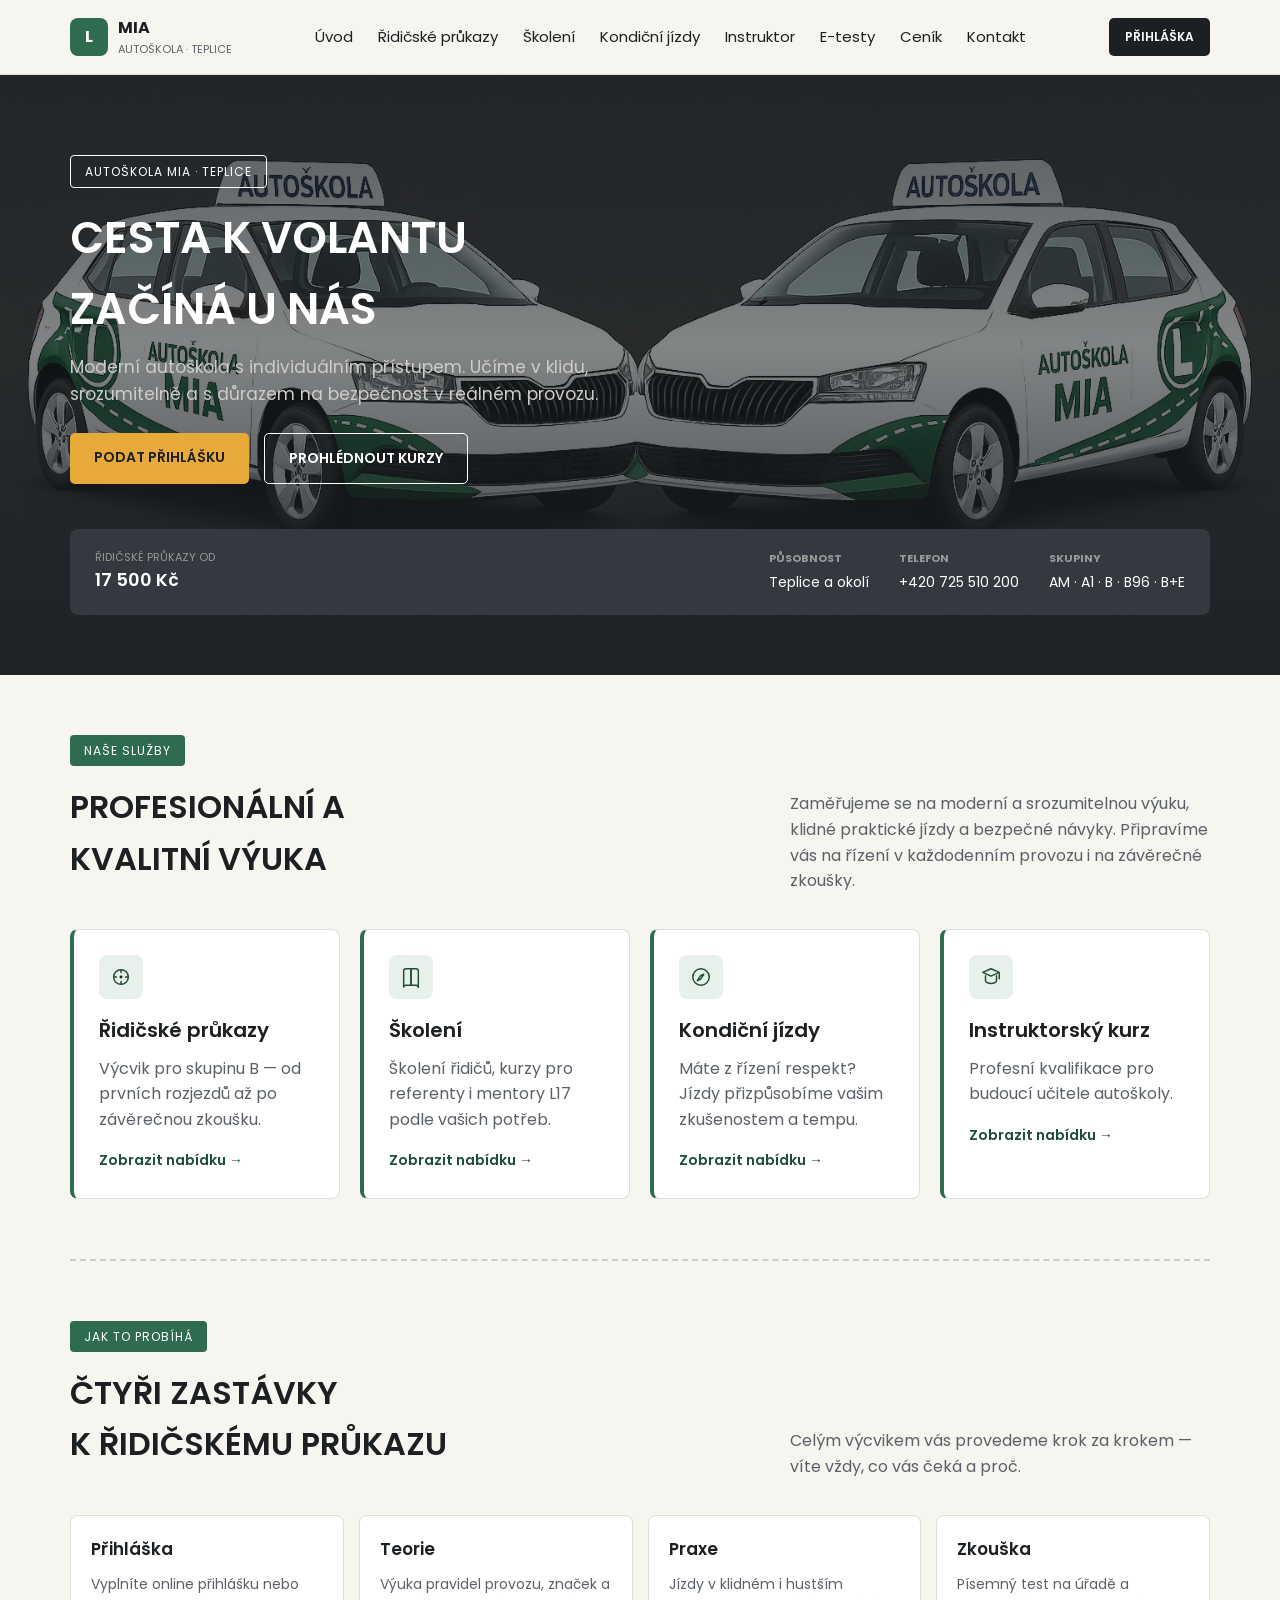
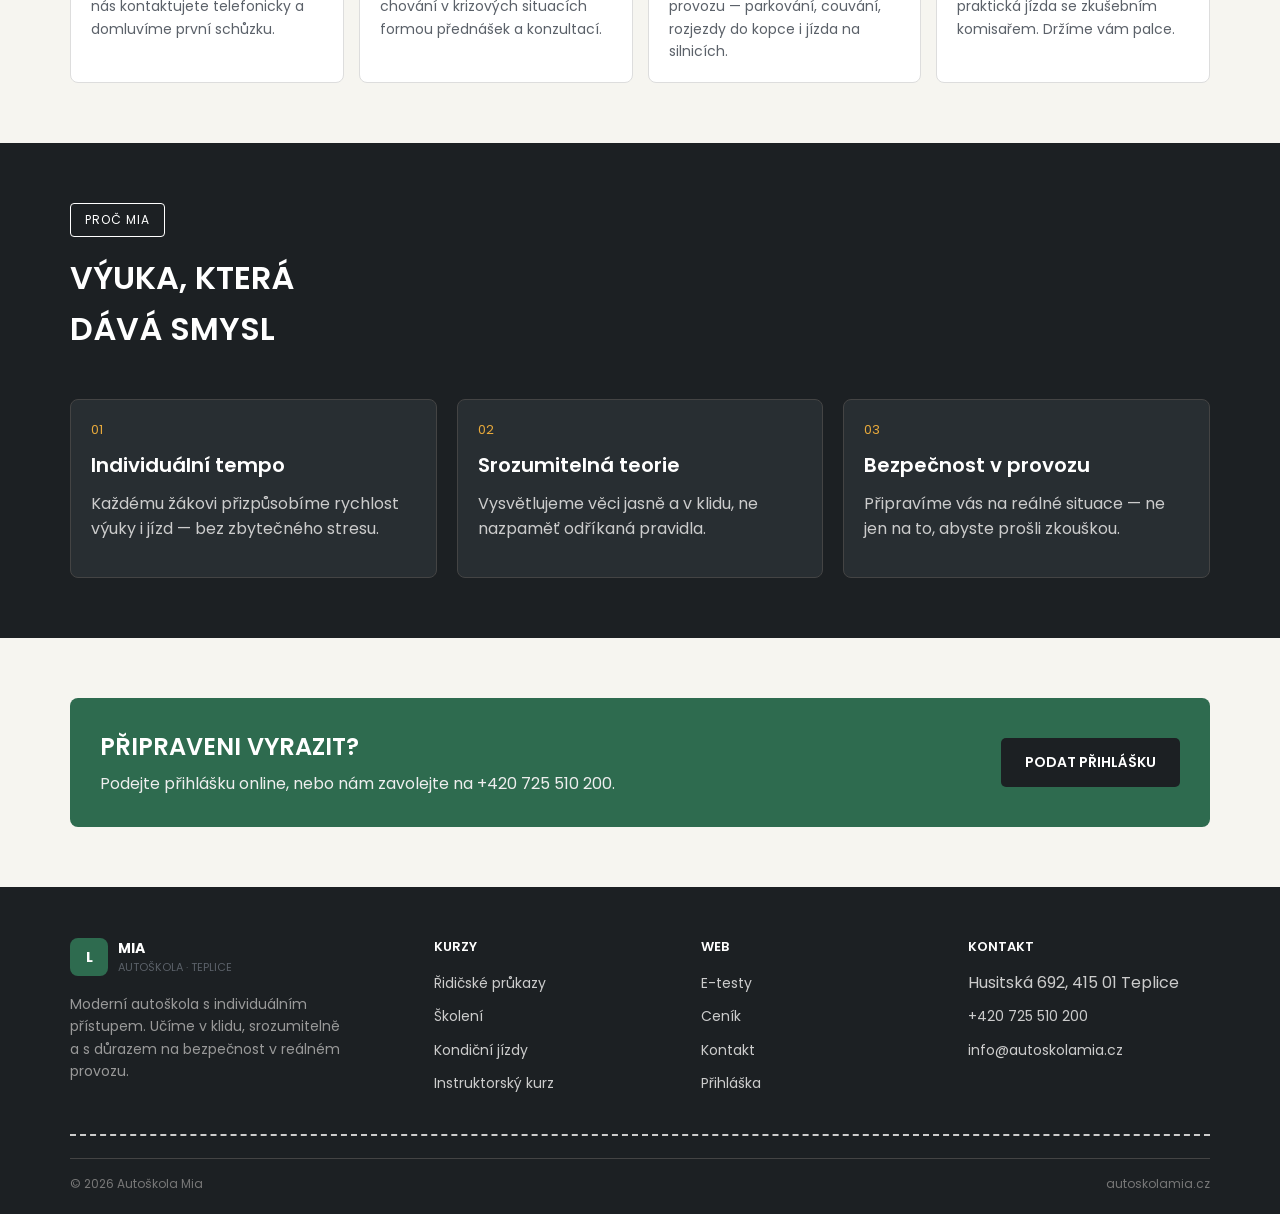
<file: html/index.html>
<!DOCTYPE html>
<html lang="cs">
<head>
<meta charset="UTF-8">
<meta name="viewport" content="width=device-width, initial-scale=1.0">
<title>Autoškola Mia — cesta k volantu začíná u nás</title>
<link rel="stylesheet" href="../css/style.css">
</head>
<body>

<header class="site-header">
  <div class="container">
    <a href="index.html" class="brand">
      <span class="brand__mark">L</span>
      <span class="brand__text">MIA<span>Autoškola · Teplice</span></span>
    </a>
    <nav class="nav">
      <a href="index.html">Úvod</a>
      <a href="ridicak.html">Řidičské průkazy</a>
      <a href="skoleni.html">Školení</a>
      <a href="kondicni-jizdy.html">Kondiční jízdy</a>
      <a href="instruktor.html">Instruktor</a>
      <a href="etesty.html">E-testy</a>
      <a href="cenik.html">Ceník</a>
      <a href="kontakt.html">Kontakt</a>
    </nav>
    <div class="header-actions">
      <a href="prihlaska.html" class="btn btn--dark btn--sm">Přihláška</a>
      <button class="nav-toggle">
        <span></span><span></span><span></span>
      </button>
    </div>
  </div>
</header>

<section class="hero">
  <img src="../images/hero.jpg" alt="Autoškola Mia" class="hero__foto">
  <div class="container">
    <div class="hero__inner">
      <span class="eyebrow eyebrow--dark">Autoškola Mia · Teplice</span>
      <h1>Cesta k volantu<br>začíná u nás</h1>
      <p class="lede">Moderní autoškola s individuálním přístupem. Učíme v klidu, srozumitelně a s důrazem na bezpečnost v reálném provozu.</p>
      <div class="hero__cta">
        <a href="prihlaska.html" class="btn btn--amber">Podat přihlášku</a>
        <a href="ridicak.html" class="btn btn--outline">Prohlédnout kurzy</a>
      </div>
    </div>
    <div class="hero__band">
      <div class="price"><small>Řidičské průkazy od</small>17 500 Kč</div>
      <div class="hero__meta">
        <div><strong>Působnost</strong>Teplice a okolí</div>
        <div><strong>Telefon</strong><a href="tel:+420725510200" style="color:inherit; text-decoration:none;">+420 725 510 200</a></div>
        <div><strong>Skupiny</strong>AM · A1 · B · B96 · B+E</div>
      </div>
    </div>
  </div>
</section>

<section class="section">
  <div class="container">
    <div class="section-head">
      <div>
        <span class="eyebrow">Naše služby</span>
        <h2>Profesionální a<br>kvalitní výuka</h2>
      </div>
      <p>Zaměřujeme se na moderní a srozumitelnou výuku, klidné praktické jízdy a bezpečné návyky. Připravíme vás na řízení v každodenním provozu i na závěrečné zkoušky.</p>
    </div>

    <div class="grid grid--4">
      <div class="card">
        <div class="card__icon">
          <svg viewBox="0 0 24 24" fill="none" stroke-width="1.6" stroke-linecap="round" stroke-linejoin="round"><circle cx="12" cy="12" r="8"/><circle cx="12" cy="12" r="1.6" fill="currentColor" stroke="none"/><path d="M12 4v3M12 17v3M4 12h3M17 12h3"/></svg>
        </div>
        <h3>Řidičské průkazy</h3>
        <p>Výcvik pro skupinu B — od prvních rozjezdů až po závěrečnou zkoušku.</p>
        <a class="card__link" href="ridicak.html">Zobrazit nabídku →</a>
      </div>
      <div class="card">
        <div class="card__icon">
          <svg viewBox="0 0 24 24" fill="none" stroke-width="1.6" stroke-linecap="round" stroke-linejoin="round"><path d="M4 5.5A2.5 2.5 0 0 1 6.5 3H12v18H6.5A2.5 2.5 0 0 0 4 23z"/><path d="M20 5.5A2.5 2.5 0 0 0 17.5 3H12v18h5.5a2.5 2.5 0 0 1 2.5 2.5z"/></svg>
        </div>
        <h3>Školení</h3>
        <p>Školení řidičů, kurzy pro referenty i mentory L17 podle vašich potřeb.</p>
        <a class="card__link" href="skoleni.html">Zobrazit nabídku →</a>
      </div>
      <div class="card">
        <div class="card__icon">
          <svg viewBox="0 0 24 24" fill="none" stroke-width="1.6" stroke-linecap="round" stroke-linejoin="round"><circle cx="12" cy="12" r="9"/><path d="M15 9l-3.5 5.5L8 16l3.5-5.5z"/></svg>
        </div>
        <h3>Kondiční jízdy</h3>
        <p>Máte z řízení respekt? Jízdy přizpůsobíme vašim zkušenostem a tempu.</p>
        <a class="card__link" href="kondicni-jizdy.html">Zobrazit nabídku →</a>
      </div>
      <div class="card">
        <div class="card__icon">
          <svg viewBox="0 0 24 24" fill="none" stroke-width="1.6" stroke-linecap="round" stroke-linejoin="round"><path d="M12 3l9 4-9 4-9-4z"/><path d="M6 10.5V16c0 1.5 2.7 3 6 3s6-1.5 6-3v-5.5"/><path d="M21 8v6"/></svg>
        </div>
        <h3>Instruktorský kurz</h3>
        <p>Profesní kvalifikace pro budoucí učitele autoškoly.</p>
        <a class="card__link" href="instruktor.html">Zobrazit nabídku →</a>
      </div>
    </div>
  </div>
</section>

<div class="container"><div class="lane-divider"></div></div>

<section class="section">
  <div class="container">
    <div class="section-head">
      <div>
        <span class="eyebrow">Jak to probíhá</span>
        <h2>Čtyři zastávky<br>k řidičskému průkazu</h2>
      </div>
      <p>Celým výcvikem vás provedeme krok za krokem — víte vždy, co vás čeká a proč.</p>
    </div>
    <div class="steps">
      <div class="step"><h3>Přihláška</h3><p>Vyplníte online přihlášku nebo nás kontaktujete telefonicky a domluvíme první schůzku.</p></div>
      <div class="step"><h3>Teorie</h3><p>Výuka pravidel provozu, značek a chování v krizových situacích formou přednášek a konzultací.</p></div>
      <div class="step"><h3>Praxe</h3><p>Jízdy v klidném i hustším provozu — parkování, couvání, rozjezdy do kopce i jízda na silnicích.</p></div>
      <div class="step"><h3>Zkouška</h3><p>Písemný test na úřadě a praktická jízda se zkušebním komisařem. Držíme vám palce.</p></div>
    </div>
  </div>
</section>

<section class="section section--dark">
  <div class="container">
    <div class="section-head">
      <div>
        <span class="eyebrow eyebrow--dark">Proč Mia</span>
        <h2>Výuka, která<br>dává smysl</h2>
      </div>
    </div>
    <div class="pillars">
      <div class="pillar">
        <span class="pillar__num">01</span>
        <h3>Individuální tempo</h3>
        <p>Každému žákovi přizpůsobíme rychlost výuky i jízd — bez zbytečného stresu.</p>
      </div>
      <div class="pillar">
        <span class="pillar__num">02</span>
        <h3>Srozumitelná teorie</h3>
        <p>Vysvětlujeme věci jasně a v klidu, ne nazpaměť odříkaná pravidla.</p>
      </div>
      <div class="pillar">
        <span class="pillar__num">03</span>
        <h3>Bezpečnost v provozu</h3>
        <p>Připravíme vás na reálné situace — ne jen na to, abyste prošli zkouškou.</p>
      </div>
    </div>
  </div>
</section>

<section class="section">
  <div class="container">
    <div class="cta-band">
      <div>
        <h2>Připraveni vyrazit?</h2>
        <p>Podejte přihlášku online, nebo nám zavolejte na +420 725 510 200.</p>
      </div>
      <a href="prihlaska.html" class="btn btn--dark">Podat přihlášku</a>
    </div>
  </div>
</section>

<footer class="site-footer">
  <div class="container">
    <div class="footer-grid">
      <div class="footer-brand">
        <a href="index.html" class="brand" style="margin-bottom:1rem; display:inline-flex;">
          <span class="brand__mark">L</span>
          <span class="brand__text" style="color:#fff;">MIA<span>Autoškola · Teplice</span></span>
        </a>
        <p>Moderní autoškola s individuálním přístupem. Učíme v klidu, srozumitelně a s důrazem na bezpečnost v reálném provozu.</p>
      </div>
      <div>
        <h4>Kurzy</h4>
        <ul>
          <li><a href="ridicak.html">Řidičské průkazy</a></li>
          <li><a href="skoleni.html">Školení</a></li>
          <li><a href="kondicni-jizdy.html">Kondiční jízdy</a></li>
          <li><a href="instruktor.html">Instruktorský kurz</a></li>
        </ul>
      </div>
      <div>
        <h4>Web</h4>
        <ul>
          <li><a href="etesty.html">E-testy</a></li>
          <li><a href="cenik.html">Ceník</a></li>
          <li><a href="kontakt.html">Kontakt</a></li>
          <li><a href="prihlaska.html">Přihláška</a></li>
        </ul>
      </div>
      <div>
        <h4>Kontakt</h4>
        <ul>
          <li>Husitská 692, 415 01 Teplice</li>
          <li><a href="tel:+420725510200">+420 725 510 200</a></li>
          <li><a href="mailto:info@autoskolamia.cz">info@autoskolamia.cz</a></li>
        </ul>
      </div>
    </div>
    <div class="lane-divider" style="margin-bottom:1.4rem;"></div>
    <div class="footer-bottom">
      <span>© 2026 Autoškola Mia</span>
      <span>autoskolamia.cz</span>
    </div>
  </div>
</footer>

<script src="../js/script.js"></script>
</body>
</html>
</file>
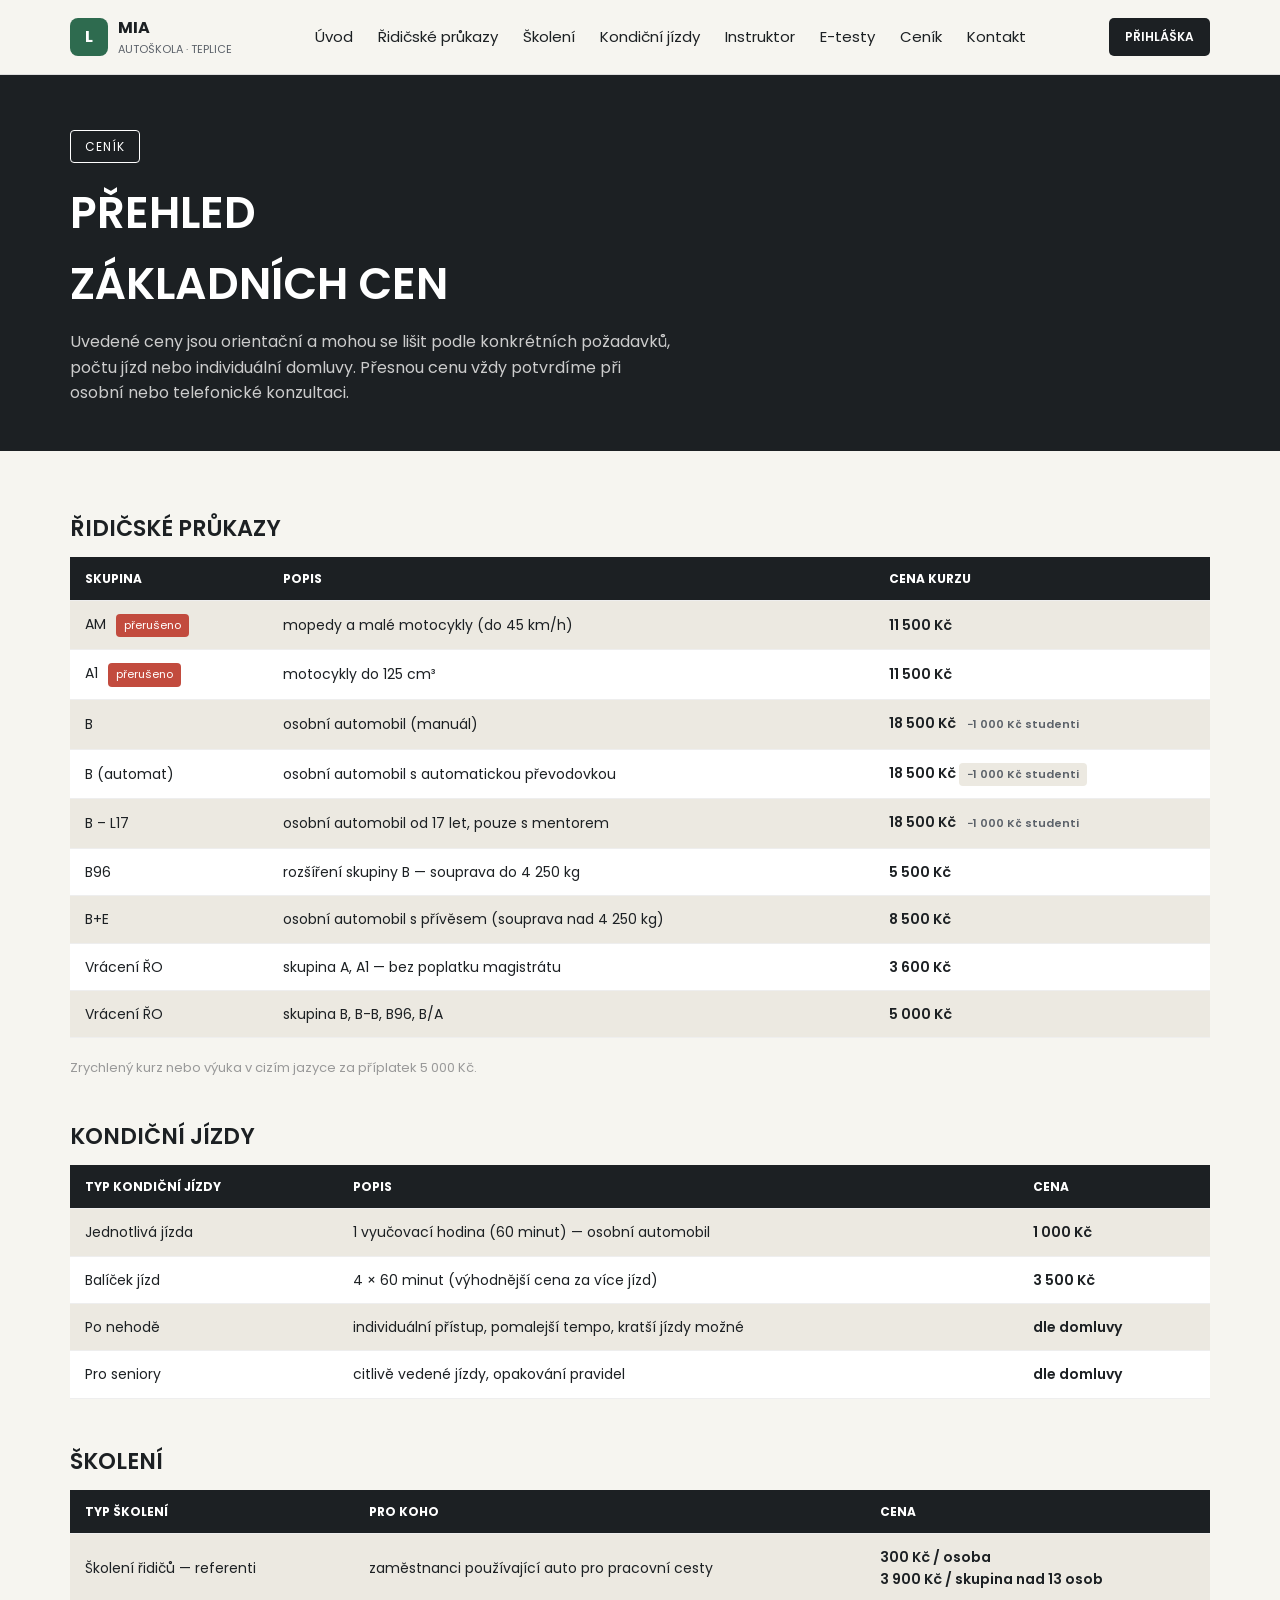
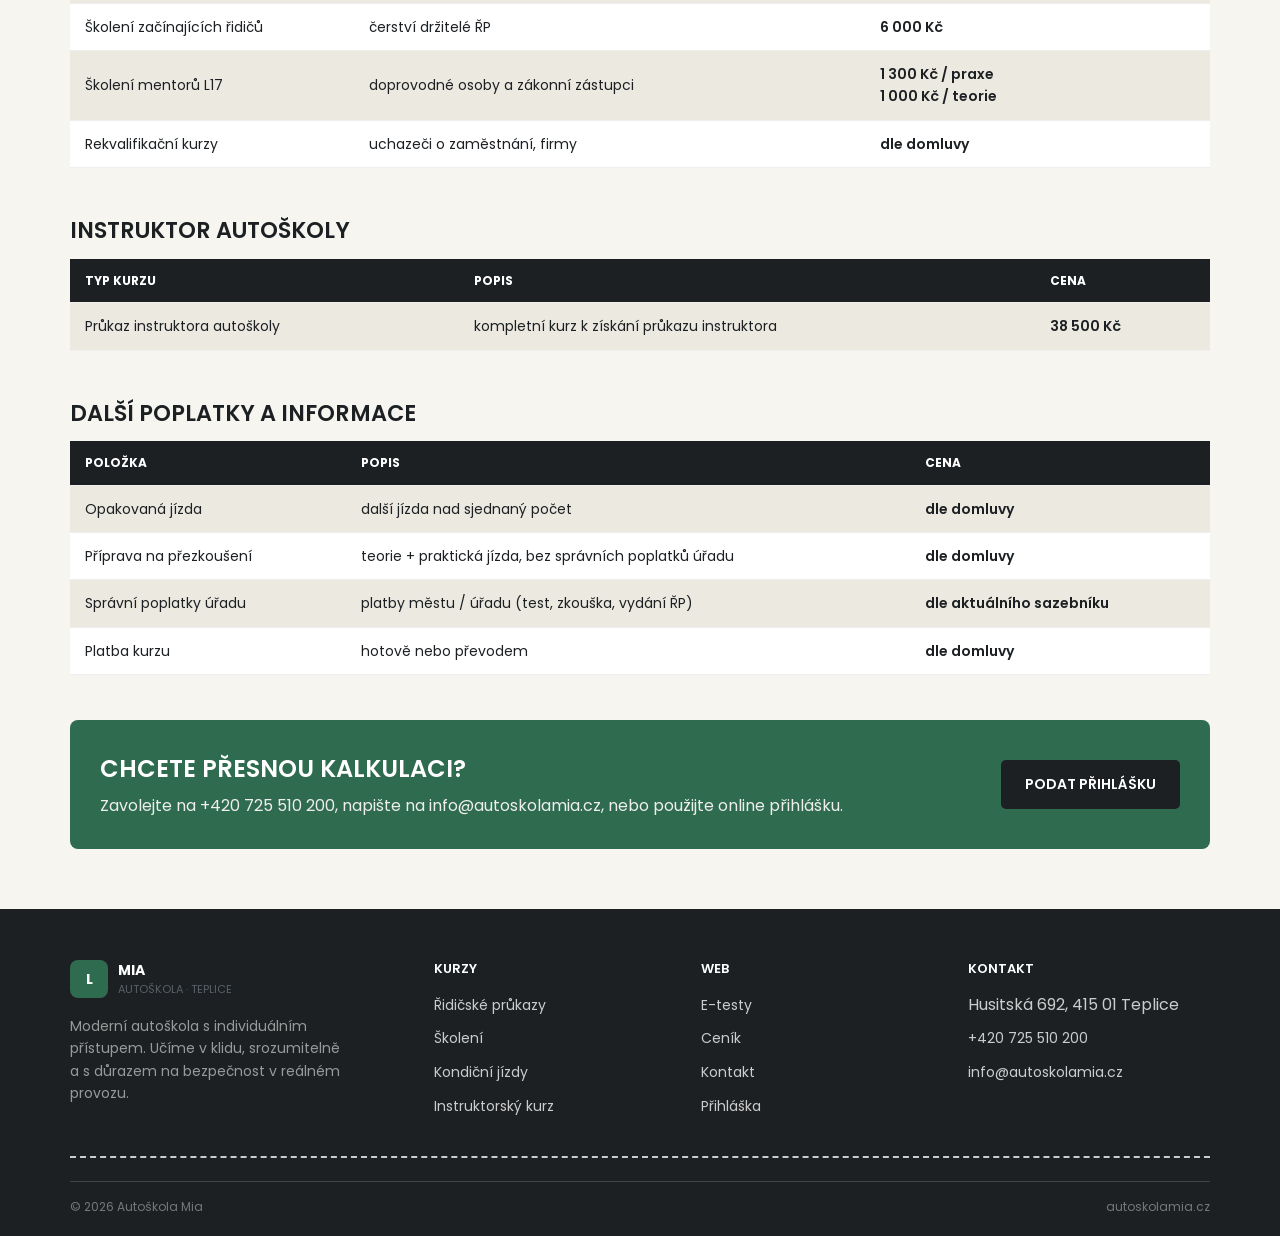
<file: html/cenik.html>
<!DOCTYPE html>
<html lang="cs">
<head>
<meta charset="UTF-8">
<meta name="viewport" content="width=device-width, initial-scale=1.0">
<title>Ceník — Autoškola Mia</title>
<link rel="stylesheet" href="../css/style.css">
</head>
<body>

<header class="site-header">
  <div class="container">
    <a href="index.html" class="brand"><span class="brand__mark">L</span><span class="brand__text">MIA<span>Autoškola · Teplice</span></span></a>
    <nav class="nav">
      <a href="index.html">Úvod</a>
      <a href="ridicak.html">Řidičské průkazy</a>
      <a href="skoleni.html">Školení</a>
      <a href="kondicni-jizdy.html">Kondiční jízdy</a>
      <a href="instruktor.html">Instruktor</a>
      <a href="etesty.html">E-testy</a>
      <a href="cenik.html">Ceník</a>
      <a href="kontakt.html">Kontakt</a>
    </nav>
    <div class="header-actions">
      <a href="prihlaska.html" class="btn btn--dark btn--sm">Přihláška</a>
      <button class="nav-toggle"><span></span><span></span><span></span></button>
    </div>
  </div>
</header>

<section class="page-hero">
  <div class="page-hero__road"></div>
  <div class="container">
    <span class="eyebrow eyebrow--dark">Ceník</span>
    <h1>Přehled<br>základních cen</h1>
    <p>Uvedené ceny jsou orientační a mohou se lišit podle konkrétních požadavků, počtu jízd nebo individuální domluvy. Přesnou cenu vždy potvrdíme při osobní nebo telefonické konzultaci.</p>
  </div>
</section>

<section class="section">
  <div class="container">

    <h2 style="font-size:1.4rem;">Řidičské průkazy</h2>
    <div class="price-table-wrap">
      <table class="price-table">
        <thead><tr><th>Skupina</th><th>Popis</th><th>Cena kurzu</th></tr></thead>
        <tbody>
          <tr><td>AM <span class="tag tag--stop" style="margin-left:.4rem;">přerušeno</span></td><td>mopedy a malé motocykly (do 45 km/h)</td><td>11 500 Kč</td></tr>
          <tr><td>A1 <span class="tag tag--stop" style="margin-left:.4rem;">přerušeno</span></td><td>motocykly do 125 cm³</td><td>11 500 Kč</td></tr>
          <tr><td>B</td><td>osobní automobil (manuál)</td><td>18 500 Kč <span class="tag tag--muted">−1 000 Kč studenti</span></td></tr>
          <tr><td>B (automat)</td><td>osobní automobil s automatickou převodovkou</td><td>18 500 Kč <span class="tag tag--muted">−1 000 Kč studenti</span></td></tr>
          <tr><td>B – L17</td><td>osobní automobil od 17 let, pouze s mentorem</td><td>18 500 Kč <span class="tag tag--muted">−1 000 Kč studenti</span></td></tr>
          <tr><td>B96</td><td>rozšíření skupiny B — souprava do 4 250 kg</td><td>5 500 Kč</td></tr>
          <tr><td>B+E</td><td>osobní automobil s přívěsem (souprava nad 4 250 kg)</td><td>8 500 Kč</td></tr>
          <tr><td>Vrácení ŘO</td><td>skupina A, A1 — bez poplatku magistrátu</td><td>3 600 Kč</td></tr>
          <tr><td>Vrácení ŘO</td><td>skupina B, B-B, B96, B/A</td><td>5 000 Kč</td></tr>
        </tbody>
      </table>
    </div>
    <p class="price-note">Zrychlený kurz nebo výuka v cizím jazyce za příplatek 5 000 Kč.</p>

    <h2 style="font-size:1.4rem;">Kondiční jízdy</h2>
    <div class="price-table-wrap">
      <table class="price-table">
        <thead><tr><th>Typ kondiční jízdy</th><th>Popis</th><th>Cena</th></tr></thead>
        <tbody>
          <tr><td>Jednotlivá jízda</td><td>1 vyučovací hodina (60 minut) — osobní automobil</td><td>1 000 Kč</td></tr>
          <tr><td>Balíček jízd</td><td>4 × 60 minut (výhodnější cena za více jízd)</td><td>3 500 Kč</td></tr>
          <tr><td>Po nehodě</td><td>individuální přístup, pomalejší tempo, kratší jízdy možné</td><td>dle domluvy</td></tr>
          <tr><td>Pro seniory</td><td>citlivě vedené jízdy, opakování pravidel</td><td>dle domluvy</td></tr>
        </tbody>
      </table>
    </div>

    <h2 style="font-size:1.4rem;">Školení</h2>
    <div class="price-table-wrap">
      <table class="price-table">
        <thead><tr><th>Typ školení</th><th>Pro koho</th><th>Cena</th></tr></thead>
        <tbody>
          <tr><td>Školení řidičů — referenti</td><td>zaměstnanci používající auto pro pracovní cesty</td><td>300 Kč / osoba<br>3 900 Kč / skupina nad 13 osob</td></tr>
          <tr><td>Školení začínajících řidičů</td><td>čerství držitelé ŘP</td><td>6 000 Kč</td></tr>
          <tr><td>Školení mentorů L17</td><td>doprovodné osoby a zákonní zástupci</td><td>1 300 Kč / praxe<br>1 000 Kč / teorie</td></tr>
          <tr><td>Rekvalifikační kurzy</td><td>uchazeči o zaměstnání, firmy</td><td>dle domluvy</td></tr>
        </tbody>
      </table>
    </div>

    <h2 style="font-size:1.4rem;">Instruktor autoškoly</h2>
    <div class="price-table-wrap">
      <table class="price-table">
        <thead><tr><th>Typ kurzu</th><th>Popis</th><th>Cena</th></tr></thead>
        <tbody>
          <tr><td>Průkaz instruktora autoškoly</td><td>kompletní kurz k získání průkazu instruktora</td><td>38 500 Kč</td></tr>
        </tbody>
      </table>
    </div>

    <h2 style="font-size:1.4rem;">Další poplatky a informace</h2>
    <div class="price-table-wrap">
      <table class="price-table">
        <thead><tr><th>Položka</th><th>Popis</th><th>Cena</th></tr></thead>
        <tbody>
          <tr><td>Opakovaná jízda</td><td>další jízda nad sjednaný počet</td><td>dle domluvy</td></tr>
          <tr><td>Příprava na přezkoušení</td><td>teorie + praktická jízda, bez správních poplatků úřadu</td><td>dle domluvy</td></tr>
          <tr><td>Správní poplatky úřadu</td><td>platby městu / úřadu (test, zkouška, vydání ŘP)</td><td>dle aktuálního sazebníku</td></tr>
          <tr><td>Platba kurzu</td><td>hotově nebo převodem</td><td>dle domluvy</td></tr>
        </tbody>
      </table>
    </div>

    <div class="cta-band">
      <div>
        <h2>Chcete přesnou kalkulaci?</h2>
        <p>Zavolejte na +420 725 510 200, napište na info@autoskolamia.cz, nebo použijte online přihlášku.</p>
      </div>
      <a href="prihlaska.html" class="btn btn--dark">Podat přihlášku</a>
    </div>
  </div>
</section>

<footer class="site-footer">
  <div class="container">
    <div class="footer-grid">
      <div class="footer-brand">
        <a href="index.html" class="brand" style="margin-bottom:1rem; display:inline-flex;"><span class="brand__mark">L</span><span class="brand__text" style="color:#fff;">MIA<span>Autoškola · Teplice</span></span></a>
        <p>Moderní autoškola s individuálním přístupem. Učíme v klidu, srozumitelně a s důrazem na bezpečnost v reálném provozu.</p>
      </div>
      <div><h4>Kurzy</h4><ul>
        <li><a href="ridicak.html">Řidičské průkazy</a></li>
        <li><a href="skoleni.html">Školení</a></li>
        <li><a href="kondicni-jizdy.html">Kondiční jízdy</a></li>
        <li><a href="instruktor.html">Instruktorský kurz</a></li>
      </ul></div>
      <div><h4>Web</h4><ul>
        <li><a href="etesty.html">E-testy</a></li>
        <li><a href="cenik.html">Ceník</a></li>
        <li><a href="kontakt.html">Kontakt</a></li>
        <li><a href="prihlaska.html">Přihláška</a></li>
      </ul></div>
      <div><h4>Kontakt</h4><ul>
        <li>Husitská 692, 415 01 Teplice</li>
        <li><a href="tel:+420725510200">+420 725 510 200</a></li>
        <li><a href="mailto:info@autoskolamia.cz">info@autoskolamia.cz</a></li>
      </ul></div>
    </div>
    <div class="lane-divider" style="margin-bottom:1.4rem;"></div>
    <div class="footer-bottom"><span>© 2026 Autoškola Mia</span><span>autoskolamia.cz</span></div>
  </div>
</footer>

<script src="../js/script.js"></script>
</body>
</html>
</file>
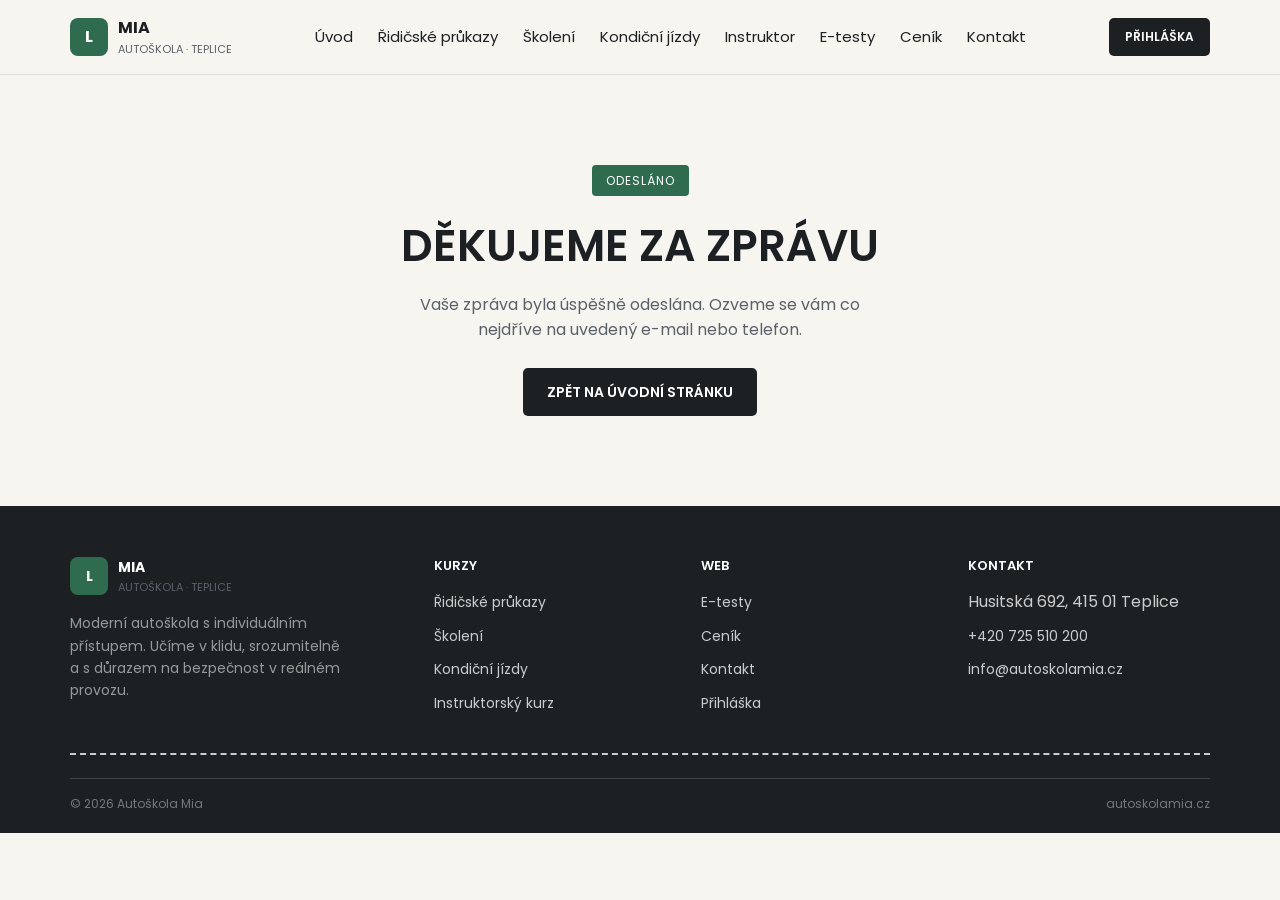
<file: html/dekujeme.html>
<!DOCTYPE html>
<html lang="cs">
<head>
<meta charset="UTF-8">
<meta name="viewport" content="width=device-width, initial-scale=1.0">
<title>Děkujeme — Autoškola Mia</title>
<link rel="stylesheet" href="../css/style.css">
</head>
<body>

<header class="site-header">
  <div class="container">
    <a href="index.html" class="brand"><span class="brand__mark">L</span><span class="brand__text">MIA<span>Autoškola · Teplice</span></span></a>
    <nav class="nav">
      <a href="index.html">Úvod</a>
      <a href="ridicak.html">Řidičské průkazy</a>
      <a href="skoleni.html">Školení</a>
      <a href="kondicni-jizdy.html">Kondiční jízdy</a>
      <a href="instruktor.html">Instruktor</a>
      <a href="etesty.html">E-testy</a>
      <a href="cenik.html">Ceník</a>
      <a href="kontakt.html">Kontakt</a>
    </nav>
    <div class="header-actions">
      <a href="prihlaska.html" class="btn btn--dark btn--sm">Přihláška</a>
      <button class="nav-toggle"><span></span><span></span><span></span></button>
    </div>
  </div>
</header>

<section class="section" style="text-align:center; padding:90px 0;">
  <div class="container">
    <span class="eyebrow">Odesláno</span>
    <h1>Děkujeme za zprávu</h1>
    <p style="max-width:480px; margin:0 auto 25px auto;">Vaše zpráva byla úspěšně odeslána. Ozveme se vám co nejdříve na uvedený e-mail nebo telefon.</p>
    <a href="index.html" class="btn btn--dark">Zpět na úvodní stránku</a>
  </div>
</section>

<footer class="site-footer">
  <div class="container">
    <div class="footer-grid">
      <div class="footer-brand">
        <a href="index.html" class="brand" style="margin-bottom:1rem; display:inline-flex;"><span class="brand__mark">L</span><span class="brand__text" style="color:#fff;">MIA<span>Autoškola · Teplice</span></span></a>
        <p>Moderní autoškola s individuálním přístupem. Učíme v klidu, srozumitelně a s důrazem na bezpečnost v reálném provozu.</p>
      </div>
      <div><h4>Kurzy</h4><ul>
        <li><a href="ridicak.html">Řidičské průkazy</a></li>
        <li><a href="skoleni.html">Školení</a></li>
        <li><a href="kondicni-jizdy.html">Kondiční jízdy</a></li>
        <li><a href="instruktor.html">Instruktorský kurz</a></li>
      </ul></div>
      <div><h4>Web</h4><ul>
        <li><a href="etesty.html">E-testy</a></li>
        <li><a href="cenik.html">Ceník</a></li>
        <li><a href="kontakt.html">Kontakt</a></li>
        <li><a href="prihlaska.html">Přihláška</a></li>
      </ul></div>
      <div><h4>Kontakt</h4><ul>
        <li>Husitská 692, 415 01 Teplice</li>
        <li><a href="tel:+420725510200">+420 725 510 200</a></li>
        <li><a href="mailto:info@autoskolamia.cz">info@autoskolamia.cz</a></li>
      </ul></div>
    </div>
    <div class="lane-divider" style="margin-bottom:1.4rem;"></div>
    <div class="footer-bottom"><span>© 2026 Autoškola Mia</span><span>autoskolamia.cz</span></div>
  </div>
</footer>

<script src="../js/script.js"></script>
</body>
</html>
</file>
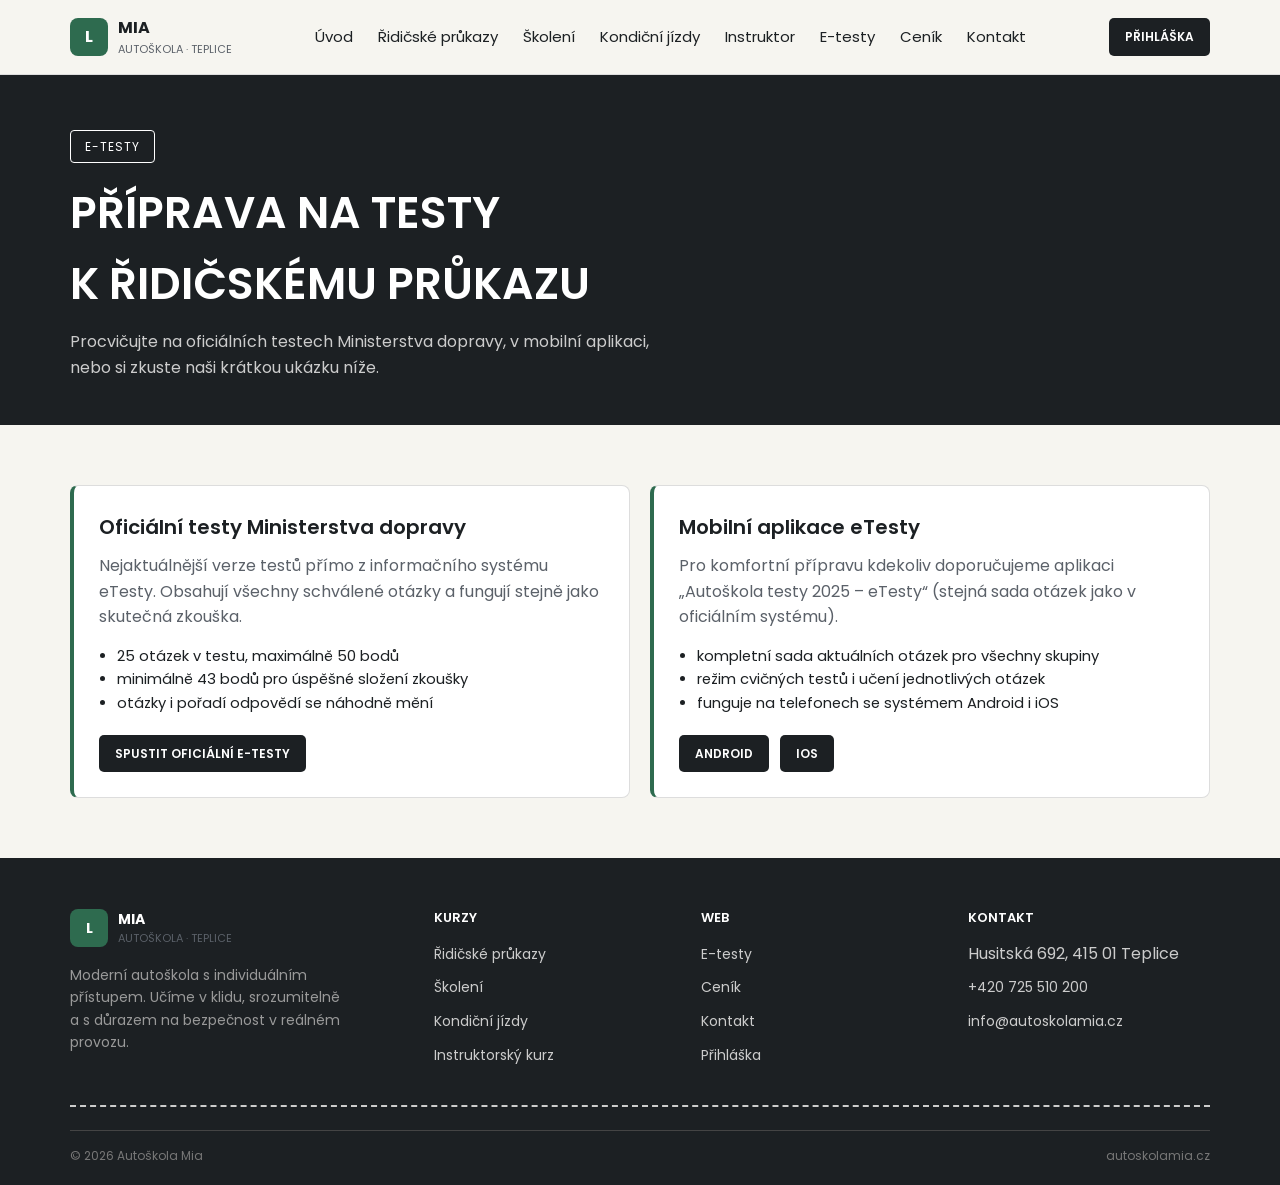
<file: html/etesty.html>
<!DOCTYPE html>
<html lang="cs">
<head>
<meta charset="UTF-8">
<meta name="viewport" content="width=device-width, initial-scale=1.0">
<title>E-testy — Autoškola Mia</title>
<link rel="stylesheet" href="../css/style.css">
</head>
<body>

<header class="site-header">
  <div class="container">
    <a href="index.html" class="brand"><span class="brand__mark">L</span><span class="brand__text">MIA<span>Autoškola · Teplice</span></span></a>
    <nav class="nav">
      <a href="index.html">Úvod</a>
      <a href="ridicak.html">Řidičské průkazy</a>
      <a href="skoleni.html">Školení</a>
      <a href="kondicni-jizdy.html">Kondiční jízdy</a>
      <a href="instruktor.html">Instruktor</a>
      <a href="etesty.html">E-testy</a>
      <a href="cenik.html">Ceník</a>
      <a href="kontakt.html">Kontakt</a>
    </nav>
    <div class="header-actions">
      <a href="prihlaska.html" class="btn btn--dark btn--sm">Přihláška</a>
      <button class="nav-toggle"><span></span><span></span><span></span></button>
    </div>
  </div>
</header>

<section class="page-hero">
  <div class="page-hero__road"></div>
  <div class="container">
    <span class="eyebrow eyebrow--dark">E-testy</span>
    <h1>Příprava na testy<br>k řidičskému průkazu</h1>
    <p>Procvičujte na oficiálních testech Ministerstva dopravy, v mobilní aplikaci, nebo si zkuste naši krátkou ukázku níže.</p>
  </div>
</section>

<section class="section">
  <div class="container">
    <div class="grid grid--2">
      <div class="card">
        <h3>Oficiální testy Ministerstva dopravy</h3>
        <p>Nejaktuálnější verze testů přímo z informačního systému eTesty. Obsahují všechny schválené otázky a fungují stejně jako skutečná zkouška.</p>
        <ul style="color:var(--slate); font-size:.92rem; padding-left:1.1rem; margin-bottom:1.2rem;">
          <li>25 otázek v testu, maximálně 50 bodů</li>
          <li>minimálně 43 bodů pro úspěšné složení zkoušky</li>
          <li>otázky i pořadí odpovědí se náhodně mění</li>
        </ul>
        <a class="btn btn--dark btn--sm" href="https://etesty.md.gov.cz/ro/Home" target="_blank">Spustit oficiální e-testy</a>
      </div>
      <div class="card">
        <h3>Mobilní aplikace eTesty</h3>
        <p>Pro komfortní přípravu kdekoliv doporučujeme aplikaci „Autoškola testy 2025 – eTesty“ (stejná sada otázek jako v oficiálním systému).</p>
        <ul style="color:var(--slate); font-size:.92rem; padding-left:1.1rem; margin-bottom:1.2rem;">
          <li>kompletní sada aktuálních otázek pro všechny skupiny</li>
          <li>režim cvičných testů i učení jednotlivých otázek</li>
          <li>funguje na telefonech se systémem Android i iOS</li>
        </ul>
        <div style="display:flex; gap:.7rem; flex-wrap:wrap;">
          <a class="btn btn--dark btn--sm" href="https://play.google.com/store/apps/details?id=cz.etesty.autoskola" target="_blank">Android</a>
          <a class="btn btn--dark btn--sm" href="https://apps.apple.com/cz/app/auto%C5%A1kola-testy-2025-etesty/id1401498212" target="_blank">iOS</a>
        </div>
      </div>
    </div>
  </div>
</section>

<footer class="site-footer">
  <div class="container">
    <div class="footer-grid">
      <div class="footer-brand">
        <a href="index.html" class="brand" style="margin-bottom:1rem; display:inline-flex;"><span class="brand__mark">L</span><span class="brand__text" style="color:#fff;">MIA<span>Autoškola · Teplice</span></span></a>
        <p>Moderní autoškola s individuálním přístupem. Učíme v klidu, srozumitelně a s důrazem na bezpečnost v reálném provozu.</p>
      </div>
      <div><h4>Kurzy</h4><ul>
        <li><a href="ridicak.html">Řidičské průkazy</a></li>
        <li><a href="skoleni.html">Školení</a></li>
        <li><a href="kondicni-jizdy.html">Kondiční jízdy</a></li>
        <li><a href="instruktor.html">Instruktorský kurz</a></li>
      </ul></div>
      <div><h4>Web</h4><ul>
        <li><a href="etesty.html">E-testy</a></li>
        <li><a href="cenik.html">Ceník</a></li>
        <li><a href="kontakt.html">Kontakt</a></li>
        <li><a href="prihlaska.html">Přihláška</a></li>
      </ul></div>
      <div><h4>Kontakt</h4><ul>
        <li>Husitská 692, 415 01 Teplice</li>
        <li><a href="tel:+420725510200">+420 725 510 200</a></li>
        <li><a href="mailto:info@autoskolamia.cz">info@autoskolamia.cz</a></li>
      </ul></div>
    </div>
    <div class="lane-divider" style="margin-bottom:1.4rem;"></div>
    <div class="footer-bottom"><span>© 2026 Autoškola Mia</span><span>autoskolamia.cz</span></div>
  </div>
</footer>

<script src="../js/script.js"></script>
</body>
</html>
</file>
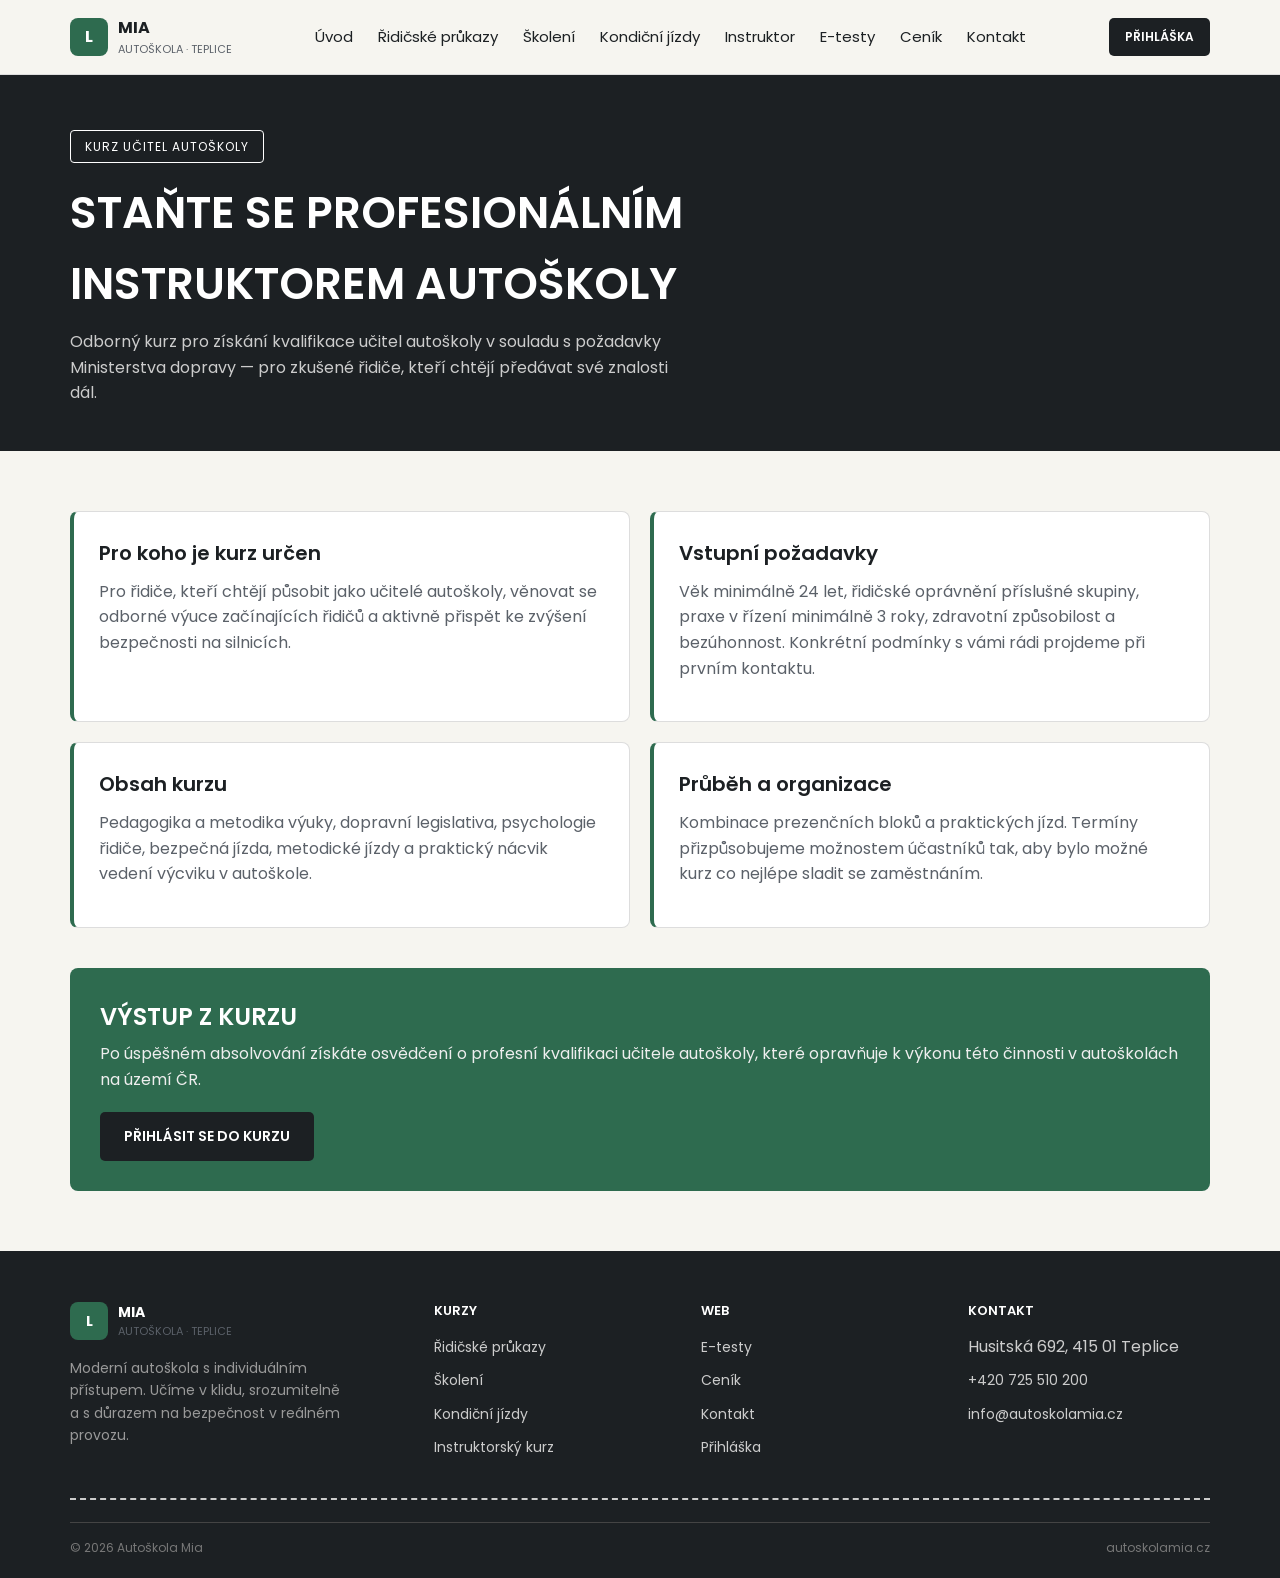
<file: html/instruktor.html>
<!DOCTYPE html>
<html lang="cs">
<head>
<meta charset="UTF-8">
<meta name="viewport" content="width=device-width, initial-scale=1.0">
<title>Instruktorský kurz — Autoškola Mia</title>
<link rel="stylesheet" href="../css/style.css">
</head>
<body>

<header class="site-header">
  <div class="container">
    <a href="index.html" class="brand"><span class="brand__mark">L</span><span class="brand__text">MIA<span>Autoškola · Teplice</span></span></a>
    <nav class="nav">
      <a href="index.html">Úvod</a>
      <a href="ridicak.html">Řidičské průkazy</a>
      <a href="skoleni.html">Školení</a>
      <a href="kondicni-jizdy.html">Kondiční jízdy</a>
      <a href="instruktor.html">Instruktor</a>
      <a href="etesty.html">E-testy</a>
      <a href="cenik.html">Ceník</a>
      <a href="kontakt.html">Kontakt</a>
    </nav>
    <div class="header-actions">
      <a href="prihlaska.html" class="btn btn--dark btn--sm">Přihláška</a>
      <button class="nav-toggle"><span></span><span></span><span></span></button>
    </div>
  </div>
</header>

<section class="page-hero">
  <div class="page-hero__road"></div>
  <div class="container">
    <span class="eyebrow eyebrow--dark">Kurz učitel autoškoly</span>
    <h1>Staňte se profesionálním<br>instruktorem autoškoly</h1>
    <p>Odborný kurz pro získání kvalifikace učitel autoškoly v souladu s požadavky Ministerstva dopravy — pro zkušené řidiče, kteří chtějí předávat své znalosti dál.</p>
  </div>
</section>

<section class="section">
  <div class="container">
    <div class="grid grid--2">
      <div class="card">
        <h3>Pro koho je kurz určen</h3>
        <p>Pro řidiče, kteří chtějí působit jako učitelé autoškoly, věnovat se odborné výuce začínajících řidičů a aktivně přispět ke zvýšení bezpečnosti na silnicích.</p>
      </div>
      <div class="card">
        <h3>Vstupní požadavky</h3>
        <p>Věk minimálně 24 let, řidičské oprávnění příslušné skupiny, praxe v řízení minimálně 3 roky, zdravotní způsobilost a bezúhonnost. Konkrétní podmínky s vámi rádi projdeme při prvním kontaktu.</p>
      </div>
      <div class="card">
        <h3>Obsah kurzu</h3>
        <p>Pedagogika a metodika výuky, dopravní legislativa, psychologie řidiče, bezpečná jízda, metodické jízdy a praktický nácvik vedení výcviku v autoškole.</p>
      </div>
      <div class="card">
        <h3>Průběh a organizace</h3>
        <p>Kombinace prezenčních bloků a praktických jízd. Termíny přizpůsobujeme možnostem účastníků tak, aby bylo možné kurz co nejlépe sladit se zaměstnáním.</p>
      </div>
    </div>

    <div class="cta-band" style="margin-top:2.5rem;">
      <div>
        <h2>Výstup z kurzu</h2>
        <p>Po úspěšném absolvování získáte osvědčení o profesní kvalifikaci učitele autoškoly, které opravňuje k výkonu této činnosti v autoškolách na území ČR.</p>
      </div>
      <a href="prihlaska.html" class="btn btn--dark">Přihlásit se do kurzu</a>
    </div>
  </div>
</section>

<footer class="site-footer">
  <div class="container">
    <div class="footer-grid">
      <div class="footer-brand">
        <a href="index.html" class="brand" style="margin-bottom:1rem; display:inline-flex;"><span class="brand__mark">L</span><span class="brand__text" style="color:#fff;">MIA<span>Autoškola · Teplice</span></span></a>
        <p>Moderní autoškola s individuálním přístupem. Učíme v klidu, srozumitelně a s důrazem na bezpečnost v reálném provozu.</p>
      </div>
      <div><h4>Kurzy</h4><ul>
        <li><a href="ridicak.html">Řidičské průkazy</a></li>
        <li><a href="skoleni.html">Školení</a></li>
        <li><a href="kondicni-jizdy.html">Kondiční jízdy</a></li>
        <li><a href="instruktor.html">Instruktorský kurz</a></li>
      </ul></div>
      <div><h4>Web</h4><ul>
        <li><a href="etesty.html">E-testy</a></li>
        <li><a href="cenik.html">Ceník</a></li>
        <li><a href="kontakt.html">Kontakt</a></li>
        <li><a href="prihlaska.html">Přihláška</a></li>
      </ul></div>
      <div><h4>Kontakt</h4><ul>
        <li>Husitská 692, 415 01 Teplice</li>
        <li><a href="tel:+420725510200">+420 725 510 200</a></li>
        <li><a href="mailto:info@autoskolamia.cz">info@autoskolamia.cz</a></li>
      </ul></div>
    </div>
    <div class="lane-divider" style="margin-bottom:1.4rem;"></div>
    <div class="footer-bottom"><span>© 2026 Autoškola Mia</span><span>autoskolamia.cz</span></div>
  </div>
</footer>

<script src="../js/script.js"></script>
</body>
</html>
</file>
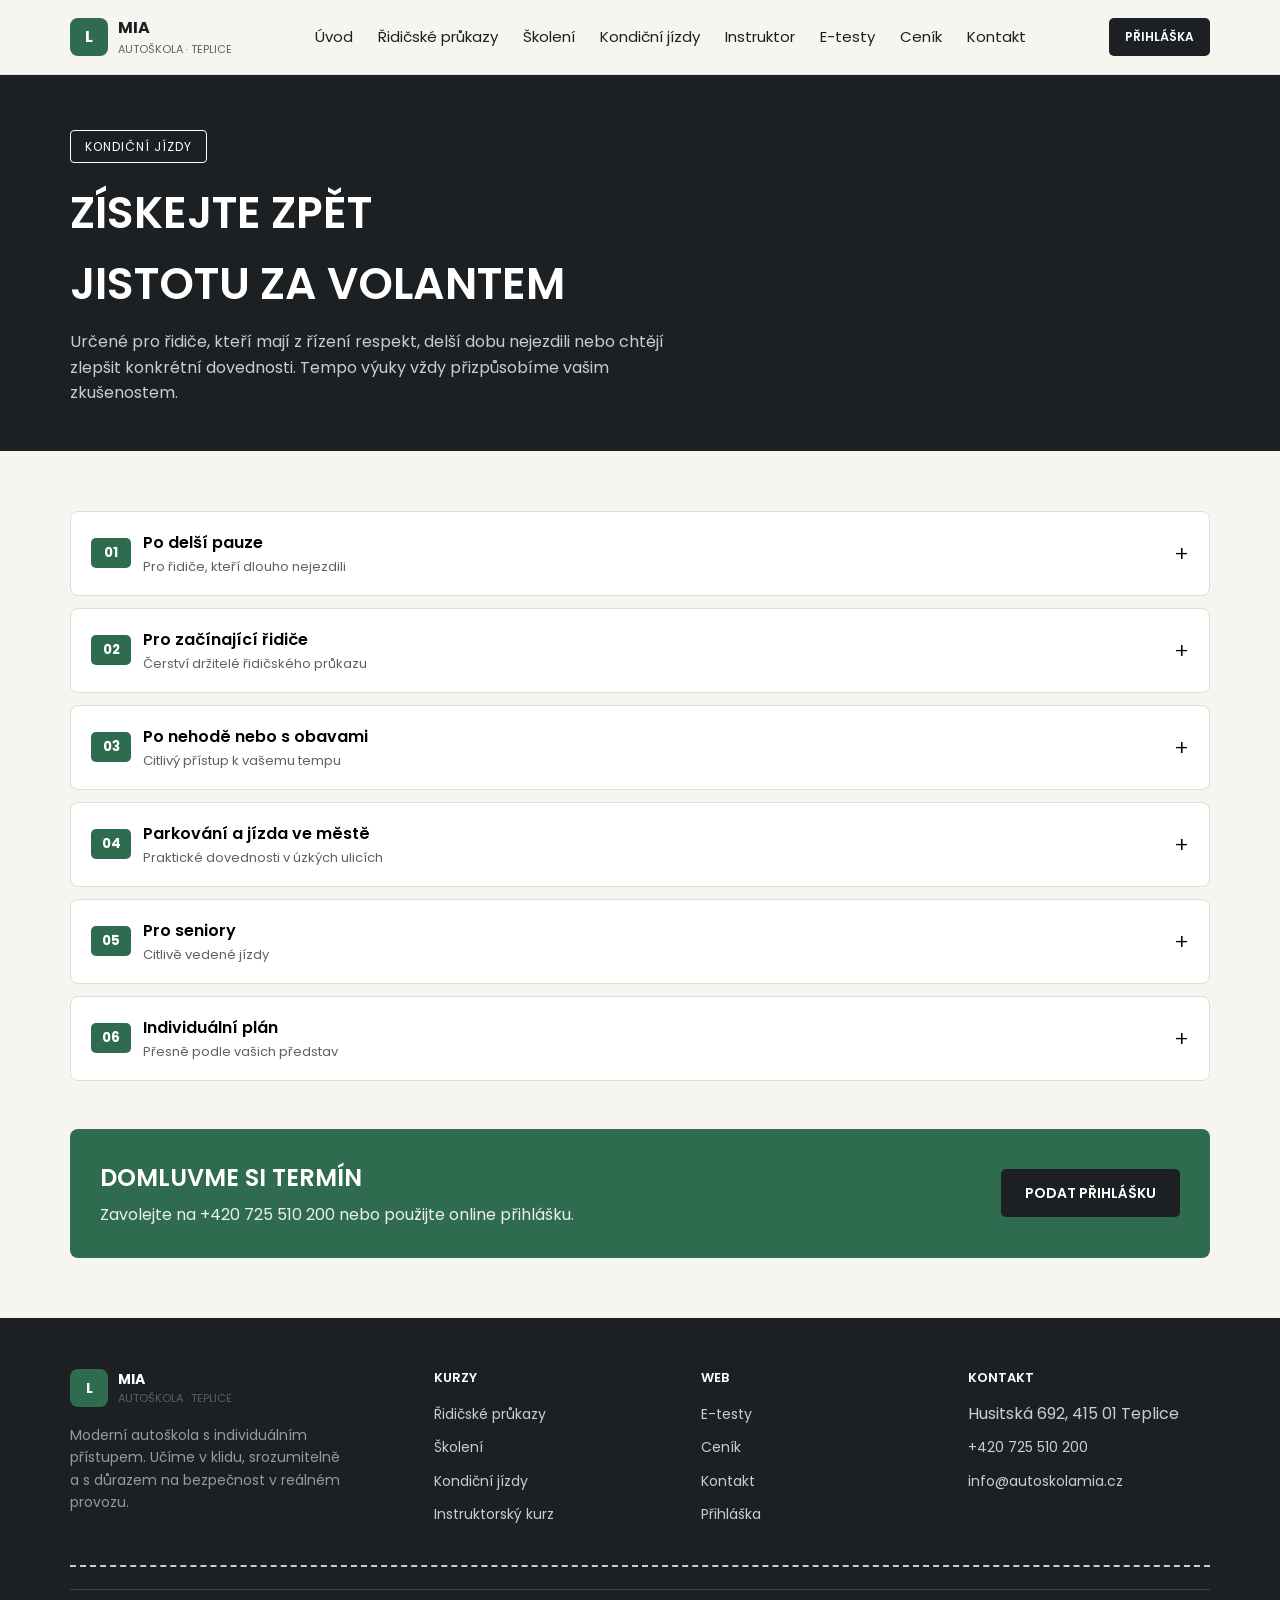
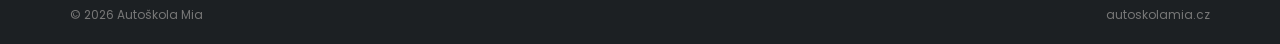
<file: html/kondicni-jizdy.html>
<!DOCTYPE html>
<html lang="cs">
<head>
<meta charset="UTF-8">
<meta name="viewport" content="width=device-width, initial-scale=1.0">
<title>Kondiční jízdy — Autoškola Mia</title>
<link rel="stylesheet" href="../css/style.css">
</head>
<body>

<header class="site-header">
  <div class="container">
    <a href="index.html" class="brand"><span class="brand__mark">L</span><span class="brand__text">MIA<span>Autoškola · Teplice</span></span></a>
    <nav class="nav">
      <a href="index.html">Úvod</a>
      <a href="ridicak.html">Řidičské průkazy</a>
      <a href="skoleni.html">Školení</a>
      <a href="kondicni-jizdy.html">Kondiční jízdy</a>
      <a href="instruktor.html">Instruktor</a>
      <a href="etesty.html">E-testy</a>
      <a href="cenik.html">Ceník</a>
      <a href="kontakt.html">Kontakt</a>
    </nav>
    <div class="header-actions">
      <a href="prihlaska.html" class="btn btn--dark btn--sm">Přihláška</a>
      <button class="nav-toggle"><span></span><span></span><span></span></button>
    </div>
  </div>
</header>

<section class="page-hero">
  <div class="page-hero__road"></div>
  <div class="container">
    <span class="eyebrow eyebrow--dark">Kondiční jízdy</span>
    <h1>Získejte zpět<br>jistotu za volantem</h1>
    <p>Určené pro řidiče, kteří mají z řízení respekt, delší dobu nejezdili nebo chtějí zlepšit konkrétní dovednosti. Tempo výuky vždy přizpůsobíme vašim zkušenostem.</p>
  </div>
</section>

<section class="section">
  <div class="container">

    <div class="acc-group">
      <button class="acc-group__head">
        <div class="acc-group__title"><span class="acc-group__code">01</span>
          <div class="acc-group__meta"><h3>Po delší pauze</h3><span>Pro řidiče, kteří dlouho nejezdili</span></div>
        </div><span class="acc-group__plus"></span>
      </button>
      <div class="acc-group__body"><div class="acc-group__body-inner">
        <p>Ideální pro řidiče, kteří několik měsíců nebo let nejezdili a chtějí si řízení bezpečně připomenout pod dohledem instruktora. Začínáme jednodušším provozem v okolí Teplic a postupně přecházíme do náročnějších situací.</p>
        <ul>
          <li>Připomenutí ovládání vozidla (spojka, brzda, rozjezdy do kopce).</li>
          <li>Jízda v méně frekventovaných ulicích a mimo obec.</li>
          <li>Postupný přechod do městského provozu, kruhové objezdy, křižovatky.</li>
          <li>Možnost zaměřit se na konkrétní situace, kterých se nejvíc obáváte.</li>
        </ul>
        <p style="margin-bottom:0; font-size:.88rem;">Cena: dle aktuálního ceníku.</p>
      </div></div>
    </div>

    <div class="acc-group">
      <button class="acc-group__head">
        <div class="acc-group__title"><span class="acc-group__code">02</span>
          <div class="acc-group__meta"><h3>Pro začínající řidiče</h3><span>Čerství držitelé řidičského průkazu</span></div>
        </div><span class="acc-group__plus"></span>
      </button>
      <div class="acc-group__body"><div class="acc-group__body-inner">
        <p>Pro čerstvé držitele řidičského průkazu, kteří se necítí jistě v provozu a chtějí si jízdy ještě chvíli trénovat s instruktorem. Zaměřujeme se na nejčastější situace, které dělají novým řidičům potíže.</p>
        <ul>
          <li>Jízda v hustším městském provozu a v dopravních špičkách.</li>
          <li>Správné řazení do pruhů a průjezd křižovatkami.</li>
          <li>Bezpečné zařazení na hlavní silnici a jízda po kruhových objezdech.</li>
          <li>Možnost vyzkoušet i delší trasu mimo Teplice.</li>
        </ul>
        <p style="margin-bottom:0; font-size:.88rem;">Cena: dle aktuálního ceníku.</p>
      </div></div>
    </div>

    <div class="acc-group">
      <button class="acc-group__head">
        <div class="acc-group__title"><span class="acc-group__code">03</span>
          <div class="acc-group__meta"><h3>Po nehodě nebo s obavami</h3><span>Citlivý přístup k vašemu tempu</span></div>
        </div><span class="acc-group__plus"></span>
      </button>
      <div class="acc-group__body"><div class="acc-group__body-inner">
        <p>Pro řidiče, kteří prodělali dopravní nehodu nebo mají z jízdy výrazný strach. Cílem není najet co nejvíce kilometrů, ale vrátit pocit kontroly a bezpečí.</p>
        <ul>
          <li>Postupné zvyšování náročnosti jízd.</li>
          <li>Rozbor situací, kterých se bojíte nejvíce.</li>
          <li>Trénink krizového brzdění a řešení nenadálých situací.</li>
          <li>Důraz na bezpečný odstup, rychlost a předvídání ostatních řidičů.</li>
        </ul>
        <p style="margin-bottom:0; font-size:.88rem;">Cena: dle aktuálního ceníku.</p>
      </div></div>
    </div>

    <div class="acc-group">
      <button class="acc-group__head">
        <div class="acc-group__title"><span class="acc-group__code">04</span>
          <div class="acc-group__meta"><h3>Parkování a jízda ve městě</h3><span>Praktické dovednosti v úzkých ulicích</span></div>
        </div><span class="acc-group__plus"></span>
      </button>
      <div class="acc-group__body"><div class="acc-group__body-inner">
        <p>Zaměření na praktické dovednosti — parkování, couvání, rozjezdy do kopce a jízda v úzkých ulicích nebo v centru města. Vhodné pro řidiče, kteří se jinak v provozu cítí jistě, ale mají problémy s manévrováním v těsných prostorech.</p>
        <ul>
          <li>Podélné, šikmé a kolmé parkování.</li>
          <li>Parkování v kopci a využití ruční brzdy.</li>
          <li>Couvání do omezeného prostoru a z parkovacích míst.</li>
          <li>Jízda v užších ulicích a v centru Teplic.</li>
        </ul>
        <p style="margin-bottom:0; font-size:.88rem;">Cena: dle aktuálního ceníku.</p>
      </div></div>
    </div>

    <div class="acc-group">
      <button class="acc-group__head">
        <div class="acc-group__title"><span class="acc-group__code">05</span>
          <div class="acc-group__meta"><h3>Pro seniory</h3><span>Citlivě vedené jízdy</span></div>
        </div><span class="acc-group__plus"></span>
      </button>
      <div class="acc-group__body"><div class="acc-group__body-inner">
        <p>Citlivě vedené jízdy pro starší řidiče, kteří chtějí zůstat v provozu bezpeční a mít jistotu, že řídí podle aktuálních pravidel. Tempo přizpůsobíme zdravotnímu stavu i zkušenostem.</p>
        <ul>
          <li>Opakování nejdůležitějších dopravních značek a pravidel.</li>
          <li>Bezpečný odstup, práce s rychlostí, reakce na situace v provozu.</li>
          <li>Jízda v okolí bydliště řidiče — známé trasy, lékař, obchody, rodina.</li>
          <li>Doporučení, jak si udržet bezpečné návyky i do budoucna.</li>
        </ul>
        <p style="margin-bottom:0; font-size:.88rem;">Cena: dle aktuálního ceníku.</p>
      </div></div>
    </div>

    <div class="acc-group">
      <button class="acc-group__head">
        <div class="acc-group__title"><span class="acc-group__code">06</span>
          <div class="acc-group__meta"><h3>Individuální plán</h3><span>Přesně podle vašich představ</span></div>
        </div><span class="acc-group__plus"></span>
      </button>
      <div class="acc-group__body"><div class="acc-group__body-inner">
        <p>Nevyhovuje vám žádná z výše uvedených možností? Připravíme kondiční jízdy přesně podle vašich potřeb — společně si ujasníme, co přesně chcete trénovat.</p>
        <ul>
          <li>Úvodní konzultace o vašich potřebách (telefonicky nebo e-mailem).</li>
          <li>Volba délky a počtu jízd.</li>
          <li>Možnost jezdit ve stejném autě jako v autoškole.</li>
          <li>Přizpůsobení termínů vašim časovým možnostem.</li>
        </ul>
        <p style="margin-bottom:0; font-size:.88rem;">Cena: dle aktuálního ceníku (podle délky a počtu jízd).</p>
      </div></div>
    </div>

    <div class="cta-band" style="margin-top:3rem;">
      <div>
        <h2>Domluvme si termín</h2>
        <p>Zavolejte na +420 725 510 200 nebo použijte online přihlášku.</p>
      </div>
      <a href="prihlaska.html" class="btn btn--dark">Podat přihlášku</a>
    </div>
  </div>
</section>

<footer class="site-footer">
  <div class="container">
    <div class="footer-grid">
      <div class="footer-brand">
        <a href="index.html" class="brand" style="margin-bottom:1rem; display:inline-flex;"><span class="brand__mark">L</span><span class="brand__text" style="color:#fff;">MIA<span>Autoškola · Teplice</span></span></a>
        <p>Moderní autoškola s individuálním přístupem. Učíme v klidu, srozumitelně a s důrazem na bezpečnost v reálném provozu.</p>
      </div>
      <div><h4>Kurzy</h4><ul>
        <li><a href="ridicak.html">Řidičské průkazy</a></li>
        <li><a href="skoleni.html">Školení</a></li>
        <li><a href="kondicni-jizdy.html">Kondiční jízdy</a></li>
        <li><a href="instruktor.html">Instruktorský kurz</a></li>
      </ul></div>
      <div><h4>Web</h4><ul>
        <li><a href="etesty.html">E-testy</a></li>
        <li><a href="cenik.html">Ceník</a></li>
        <li><a href="kontakt.html">Kontakt</a></li>
        <li><a href="prihlaska.html">Přihláška</a></li>
      </ul></div>
      <div><h4>Kontakt</h4><ul>
        <li>Husitská 692, 415 01 Teplice</li>
        <li><a href="tel:+420725510200">+420 725 510 200</a></li>
        <li><a href="mailto:info@autoskolamia.cz">info@autoskolamia.cz</a></li>
      </ul></div>
    </div>
    <div class="lane-divider" style="margin-bottom:1.4rem;"></div>
    <div class="footer-bottom"><span>© 2026 Autoškola Mia</span><span>autoskolamia.cz</span></div>
  </div>
</footer>

<script src="../js/script.js"></script>
</body>
</html>
</file>
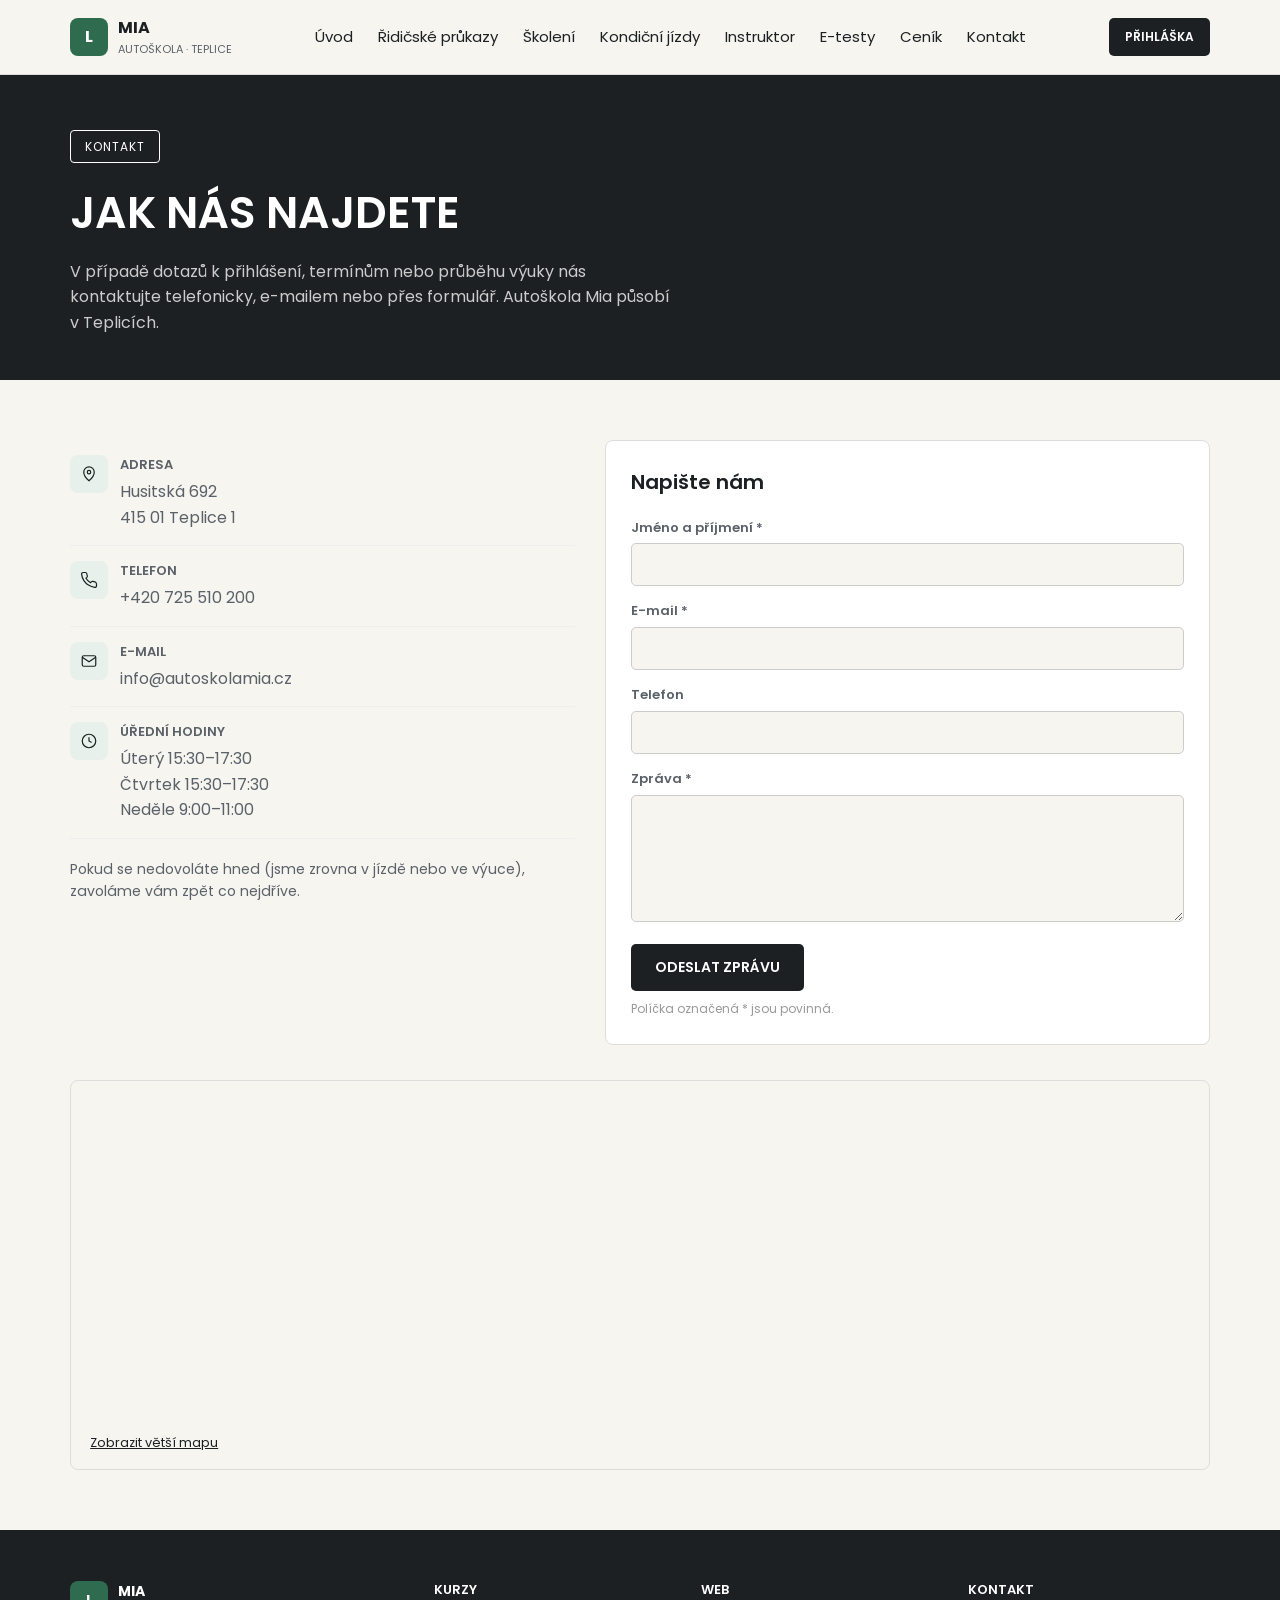
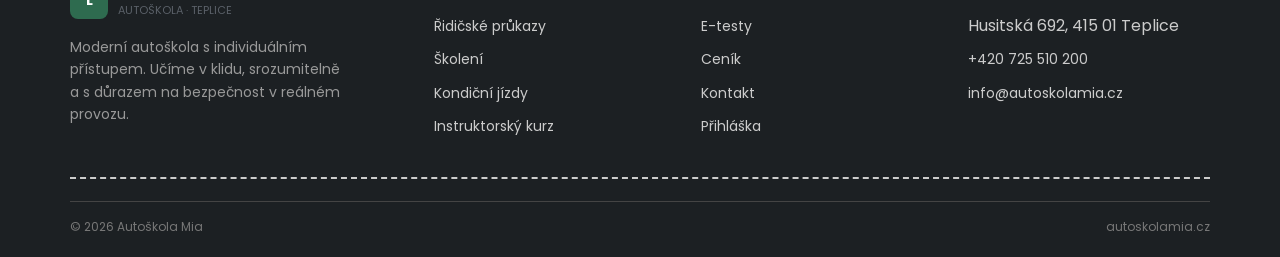
<file: html/kontakt.html>
<!DOCTYPE html>
<html lang="cs">
<head>
<meta charset="UTF-8">
<meta name="viewport" content="width=device-width, initial-scale=1.0">
<title>Kontakt — Autoškola Mia</title>
<link rel="stylesheet" href="../css/style.css">
</head>
<body>

<header class="site-header">
  <div class="container">
    <a href="index.html" class="brand"><span class="brand__mark">L</span><span class="brand__text">MIA<span>Autoškola · Teplice</span></span></a>
    <nav class="nav">
      <a href="index.html">Úvod</a>
      <a href="ridicak.html">Řidičské průkazy</a>
      <a href="skoleni.html">Školení</a>
      <a href="kondicni-jizdy.html">Kondiční jízdy</a>
      <a href="instruktor.html">Instruktor</a>
      <a href="etesty.html">E-testy</a>
      <a href="cenik.html">Ceník</a>
      <a href="kontakt.html">Kontakt</a>
    </nav>
    <div class="header-actions">
      <a href="prihlaska.html" class="btn btn--dark btn--sm">Přihláška</a>
      <button class="nav-toggle"><span></span><span></span><span></span></button>
    </div>
  </div>
</header>

<section class="page-hero">
  <div class="page-hero__road"></div>
  <div class="container">
    <span class="eyebrow eyebrow--dark">Kontakt</span>
    <h1>Jak nás najdete</h1>
    <p>V případě dotazů k přihlášení, termínům nebo průběhu výuky nás kontaktujte telefonicky, e-mailem nebo přes formulář. Autoškola Mia působí v Teplicích.</p>
  </div>
</section>

<section class="section">
  <div class="container">
    <div class="contact-grid">
      <div>
        <div class="contact-card">
          <div class="contact-card__icon"><svg viewBox="0 0 24 24" fill="none" stroke="currentColor" stroke-width="1.6"><path d="M12 21s7-6.1 7-11.5A7 7 0 0 0 5 9.5C5 14.9 12 21 12 21z"/><circle cx="12" cy="9.5" r="2.3"/></svg></div>
          <div><h4>Adresa</h4><p>Husitská 692<br>415 01 Teplice 1</p></div>
        </div>
        <div class="contact-card">
          <div class="contact-card__icon"><svg viewBox="0 0 24 24" fill="none" stroke="currentColor" stroke-width="1.6"><path d="M22 16.9v3a2 2 0 0 1-2.2 2 19.8 19.8 0 0 1-8.6-3.1 19.5 19.5 0 0 1-6-6A19.8 19.8 0 0 1 2.1 4.2 2 2 0 0 1 4.1 2h3a2 2 0 0 1 2 1.7c.1.9.3 1.8.6 2.7a2 2 0 0 1-.5 2.1L8 9.6a16 16 0 0 0 6 6l1.1-1.2a2 2 0 0 1 2.1-.5c.9.3 1.8.5 2.7.6a2 2 0 0 1 1.7 2z"/></svg></div>
          <div><h4>Telefon</h4><p><a href="tel:+420725510200" style="text-decoration:none; color:inherit;">+420 725 510 200</a></p></div>
        </div>
        <div class="contact-card">
          <div class="contact-card__icon"><svg viewBox="0 0 24 24" fill="none" stroke="currentColor" stroke-width="1.6"><rect x="3" y="5" width="18" height="14" rx="2"/><path d="M3 7l9 6 9-6"/></svg></div>
          <div><h4>E-mail</h4><p><a href="mailto:info@autoskolamia.cz" style="text-decoration:none; color:inherit;">info@autoskolamia.cz</a></p></div>
        </div>
        <div class="contact-card">
          <div class="contact-card__icon"><svg viewBox="0 0 24 24" fill="none" stroke="currentColor" stroke-width="1.6"><circle cx="12" cy="12" r="9"/><path d="M12 7v5l3.5 2"/></svg></div>
          <div><h4>Úřední hodiny</h4><p>Úterý 15:30–17:30<br>Čtvrtek 15:30–17:30<br>Neděle 9:00–11:00</p></div>
        </div>
        <p style="font-size:.88rem; margin-top:1.2rem;">Pokud se nedovoláte hned (jsme zrovna v jízdě nebo ve výuce), zavoláme vám zpět co nejdříve.</p>
      </div>

      <form class="form" method="POST" action="https://formspree.io/f/manrjwzp">
        <input type="hidden" name="_next" value="dekujeme.html">
        <h3 style="margin-bottom:1.2rem;">Napište nám</h3>
        <div class="form-row"><label for="jmeno">Jméno a příjmení *</label><input id="jmeno" name="jmeno" type="text" required></div>
        <div class="form-row"><label for="email">E-mail *</label><input id="email" name="email" type="email" required></div>
        <div class="form-row"><label for="telefon">Telefon</label><input id="telefon" name="telefon" type="tel"></div>
        <div class="form-row"><label for="zprava">Zpráva *</label><textarea id="zprava" name="zprava" rows="5" required></textarea></div>
        <button type="submit" class="btn btn--dark">Odeslat zprávu</button>
        <p class="form-note">Políčka označená * jsou povinná.</p>
      </form>
    </div>

    <div class="map-embed">
      <iframe title="Mapa — Autoškola Mia, Husitská 692, Teplice"
        src="https://www.openstreetmap.org/export/embed.html?bbox=13.8243%2C50.6430%2C13.8343%2C50.6470&layer=mapnik&marker=50.6450299%2C13.8293197">
      </iframe>
      <p style="font-size:.8rem; color:var(--slate-light); padding:.8rem 1.2rem 0;">
        <a href="https://www.openstreetmap.org/?mlat=50.6450299&amp;mlon=13.8293197#map=17/50.6450299/13.8293197" target="_blank" style="color:inherit;">Zobrazit větší mapu</a>
      </p>
    </div>
  </div>
</section>

<footer class="site-footer">
  <div class="container">
    <div class="footer-grid">
      <div class="footer-brand">
        <a href="index.html" class="brand" style="margin-bottom:1rem; display:inline-flex;"><span class="brand__mark">L</span><span class="brand__text" style="color:#fff;">MIA<span>Autoškola · Teplice</span></span></a>
        <p>Moderní autoškola s individuálním přístupem. Učíme v klidu, srozumitelně a s důrazem na bezpečnost v reálném provozu.</p>
      </div>
      <div><h4>Kurzy</h4><ul>
        <li><a href="ridicak.html">Řidičské průkazy</a></li>
        <li><a href="skoleni.html">Školení</a></li>
        <li><a href="kondicni-jizdy.html">Kondiční jízdy</a></li>
        <li><a href="instruktor.html">Instruktorský kurz</a></li>
      </ul></div>
      <div><h4>Web</h4><ul>
        <li><a href="etesty.html">E-testy</a></li>
        <li><a href="cenik.html">Ceník</a></li>
        <li><a href="kontakt.html">Kontakt</a></li>
        <li><a href="prihlaska.html">Přihláška</a></li>
      </ul></div>
      <div><h4>Kontakt</h4><ul>
        <li>Husitská 692, 415 01 Teplice</li>
        <li><a href="tel:+420725510200">+420 725 510 200</a></li>
        <li><a href="mailto:info@autoskolamia.cz">info@autoskolamia.cz</a></li>
      </ul></div>
    </div>
    <div class="lane-divider" style="margin-bottom:1.4rem;"></div>
    <div class="footer-bottom"><span>© 2026 Autoškola Mia</span><span>autoskolamia.cz</span></div>
  </div>
</footer>

<script src="../js/script.js"></script>
</body>
</html>
</file>
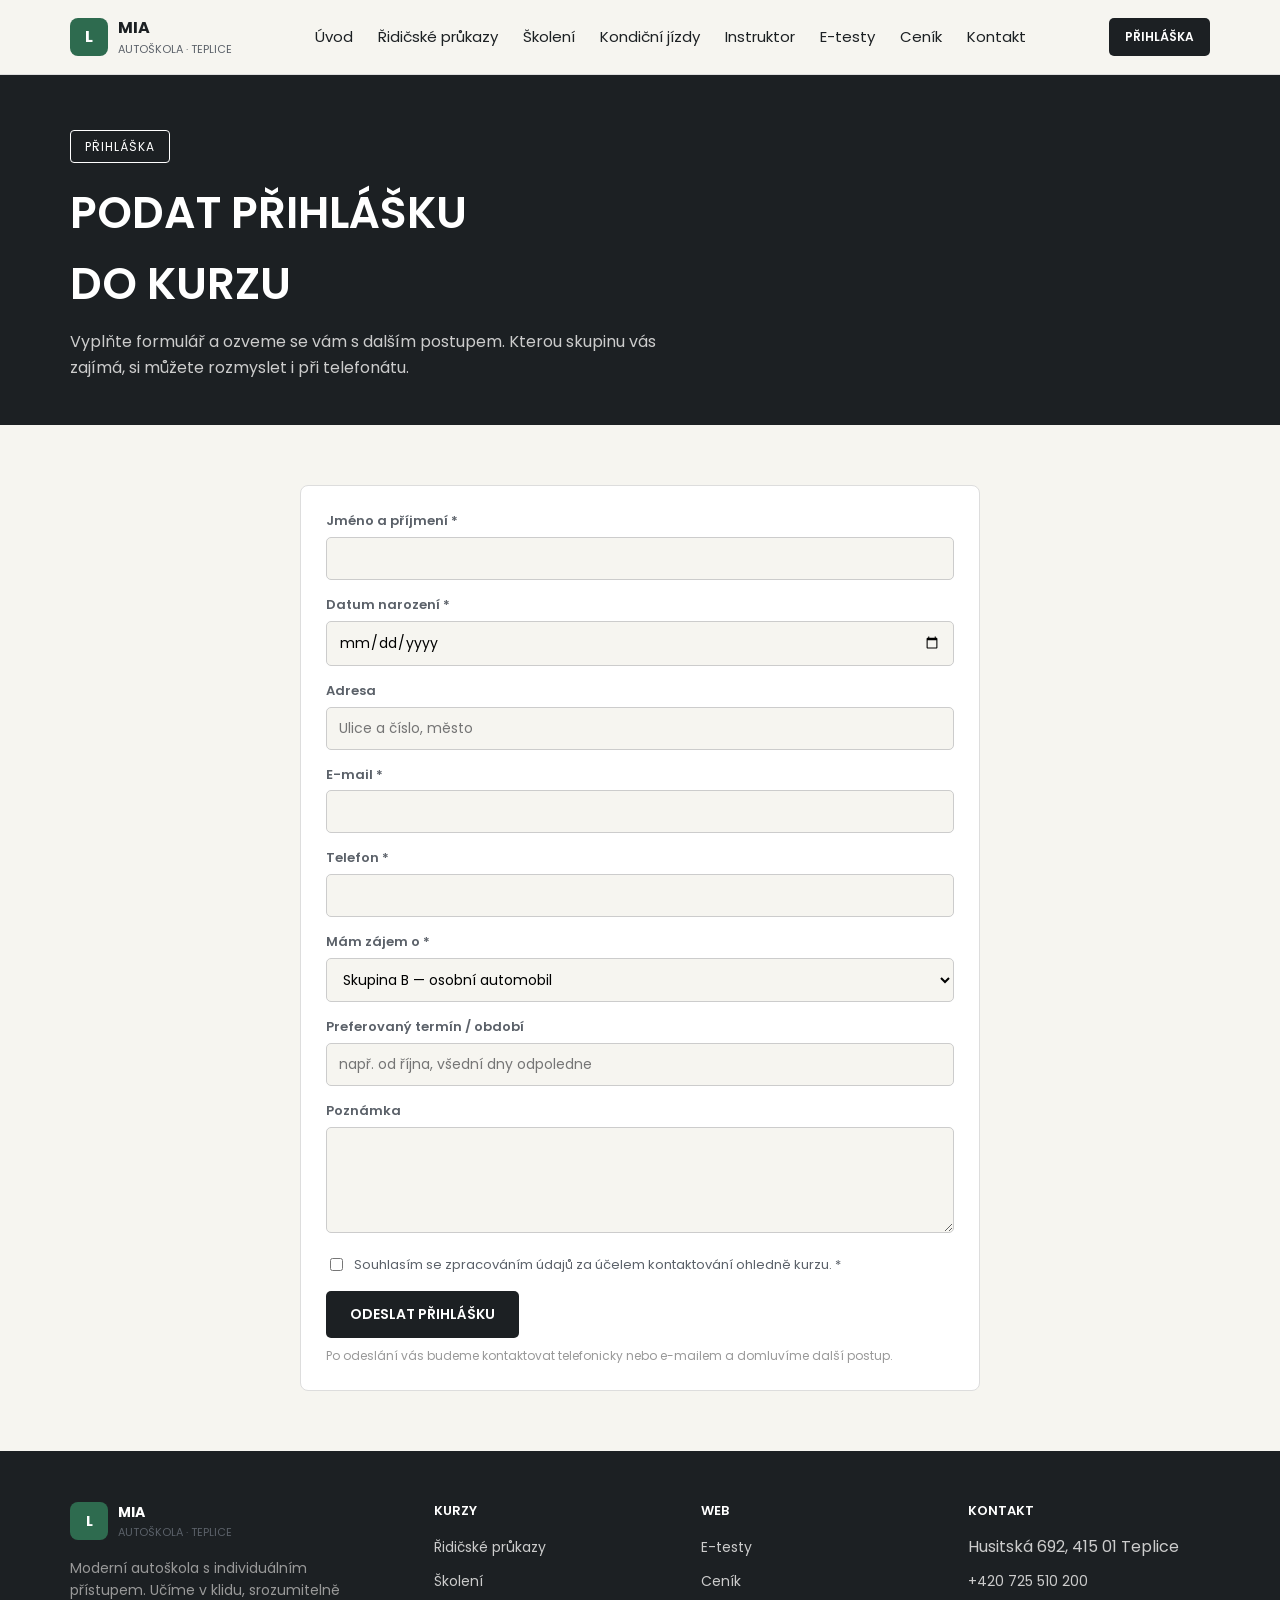
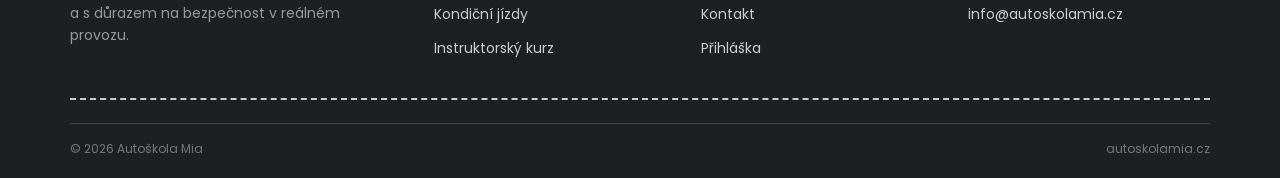
<file: html/prihlaska.html>
<!DOCTYPE html>
<html lang="cs">
<head>
<meta charset="UTF-8">
<meta name="viewport" content="width=device-width, initial-scale=1.0">
<title>Přihláška — Autoškola Mia</title>
<link rel="stylesheet" href="../css/style.css">
</head>
<body>

<header class="site-header">
  <div class="container">
    <a href="index.html" class="brand"><span class="brand__mark">L</span><span class="brand__text">MIA<span>Autoškola · Teplice</span></span></a>
    <nav class="nav">
      <a href="index.html">Úvod</a>
      <a href="ridicak.html">Řidičské průkazy</a>
      <a href="skoleni.html">Školení</a>
      <a href="kondicni-jizdy.html">Kondiční jízdy</a>
      <a href="instruktor.html">Instruktor</a>
      <a href="etesty.html">E-testy</a>
      <a href="cenik.html">Ceník</a>
      <a href="kontakt.html">Kontakt</a>
    </nav>
    <div class="header-actions">
      <a href="prihlaska.html" class="btn btn--dark btn--sm">Přihláška</a>
      <button class="nav-toggle"><span></span><span></span><span></span></button>
    </div>
  </div>
</header>

<section class="page-hero">
  <div class="page-hero__road"></div>
  <div class="container">
    <span class="eyebrow eyebrow--dark">Přihláška</span>
    <h1>Podat přihlášku<br>do kurzu</h1>
    <p>Vyplňte formulář a ozveme se vám s dalším postupem. Kterou skupinu vás zajímá, si můžete rozmyslet i při telefonátu.</p>
  </div>
</section>

<section class="section">
  <div class="container" style="max-width:720px;">
    <form class="form" method="POST" action="https://formspree.io/f/xqarbzog">
      <input type="hidden" name="_next" value="dekujeme.html">
      <div class="form-row"><label for="jmeno">Jméno a příjmení *</label><input id="jmeno" name="jmeno" type="text" required></div>
      <div class="form-row"><label for="datum">Datum narození *</label><input id="datum" name="datum" type="date" required></div>
      <div class="form-row"><label for="adresa">Adresa</label><input id="adresa" name="adresa" type="text" placeholder="Ulice a číslo, město"></div>
      <div class="form-row"><label for="email">E-mail *</label><input id="email" name="email" type="email" required></div>
      <div class="form-row"><label for="telefon">Telefon *</label><input id="telefon" name="telefon" type="tel" required></div>
      <div class="form-row">
        <label for="zajem">Mám zájem o *</label>
        <select id="zajem" name="zajem" required>
          <option>Skupina B — osobní automobil</option>
          <option>Skupina B96 / B+E — přívěs</option>
          <option>Kondiční jízdy</option>
          <option>Školení</option>
          <option>Instruktorský kurz</option>
          <option>Vrácení řidičského průkazu</option>
        </select>
      </div>
      <div class="form-row"><label for="preferovany_termin">Preferovaný termín / období</label><input id="preferovany_termin" name="preferovany_termin" type="text" placeholder="např. od října, všední dny odpoledne"></div>
      <div class="form-row"><label for="zprava">Poznámka</label><textarea id="zprava" name="zprava" rows="4"></textarea></div>
      <div class="form-row">
        <label style="display:flex; align-items:flex-start; gap:.5rem; font-weight:400; text-transform:none;">
          <input type="checkbox" name="souhlas" required style="width:auto; margin-top:.2rem;">
          Souhlasím se zpracováním údajů za účelem kontaktování ohledně kurzu. *
        </label>
      </div>
      <button type="submit" class="btn btn--dark">Odeslat přihlášku</button>
      <p class="form-note">Po odeslání vás budeme kontaktovat telefonicky nebo e-mailem a domluvíme další postup.</p>
    </form>
  </div>
</section>

<footer class="site-footer">
  <div class="container">
    <div class="footer-grid">
      <div class="footer-brand">
        <a href="index.html" class="brand" style="margin-bottom:1rem; display:inline-flex;"><span class="brand__mark">L</span><span class="brand__text" style="color:#fff;">MIA<span>Autoškola · Teplice</span></span></a>
        <p>Moderní autoškola s individuálním přístupem. Učíme v klidu, srozumitelně a s důrazem na bezpečnost v reálném provozu.</p>
      </div>
      <div><h4>Kurzy</h4><ul>
        <li><a href="ridicak.html">Řidičské průkazy</a></li>
        <li><a href="skoleni.html">Školení</a></li>
        <li><a href="kondicni-jizdy.html">Kondiční jízdy</a></li>
        <li><a href="instruktor.html">Instruktorský kurz</a></li>
      </ul></div>
      <div><h4>Web</h4><ul>
        <li><a href="etesty.html">E-testy</a></li>
        <li><a href="cenik.html">Ceník</a></li>
        <li><a href="kontakt.html">Kontakt</a></li>
        <li><a href="prihlaska.html">Přihláška</a></li>
      </ul></div>
      <div><h4>Kontakt</h4><ul>
        <li>Husitská 692, 415 01 Teplice</li>
        <li><a href="tel:+420725510200">+420 725 510 200</a></li>
        <li><a href="mailto:info@autoskolamia.cz">info@autoskolamia.cz</a></li>
      </ul></div>
    </div>
    <div class="lane-divider" style="margin-bottom:1.4rem;"></div>
    <div class="footer-bottom"><span>© 2026 Autoškola Mia</span><span>autoskolamia.cz</span></div>
  </div>
</footer>

<script src="../js/script.js"></script>
</body>
</html>
</file>
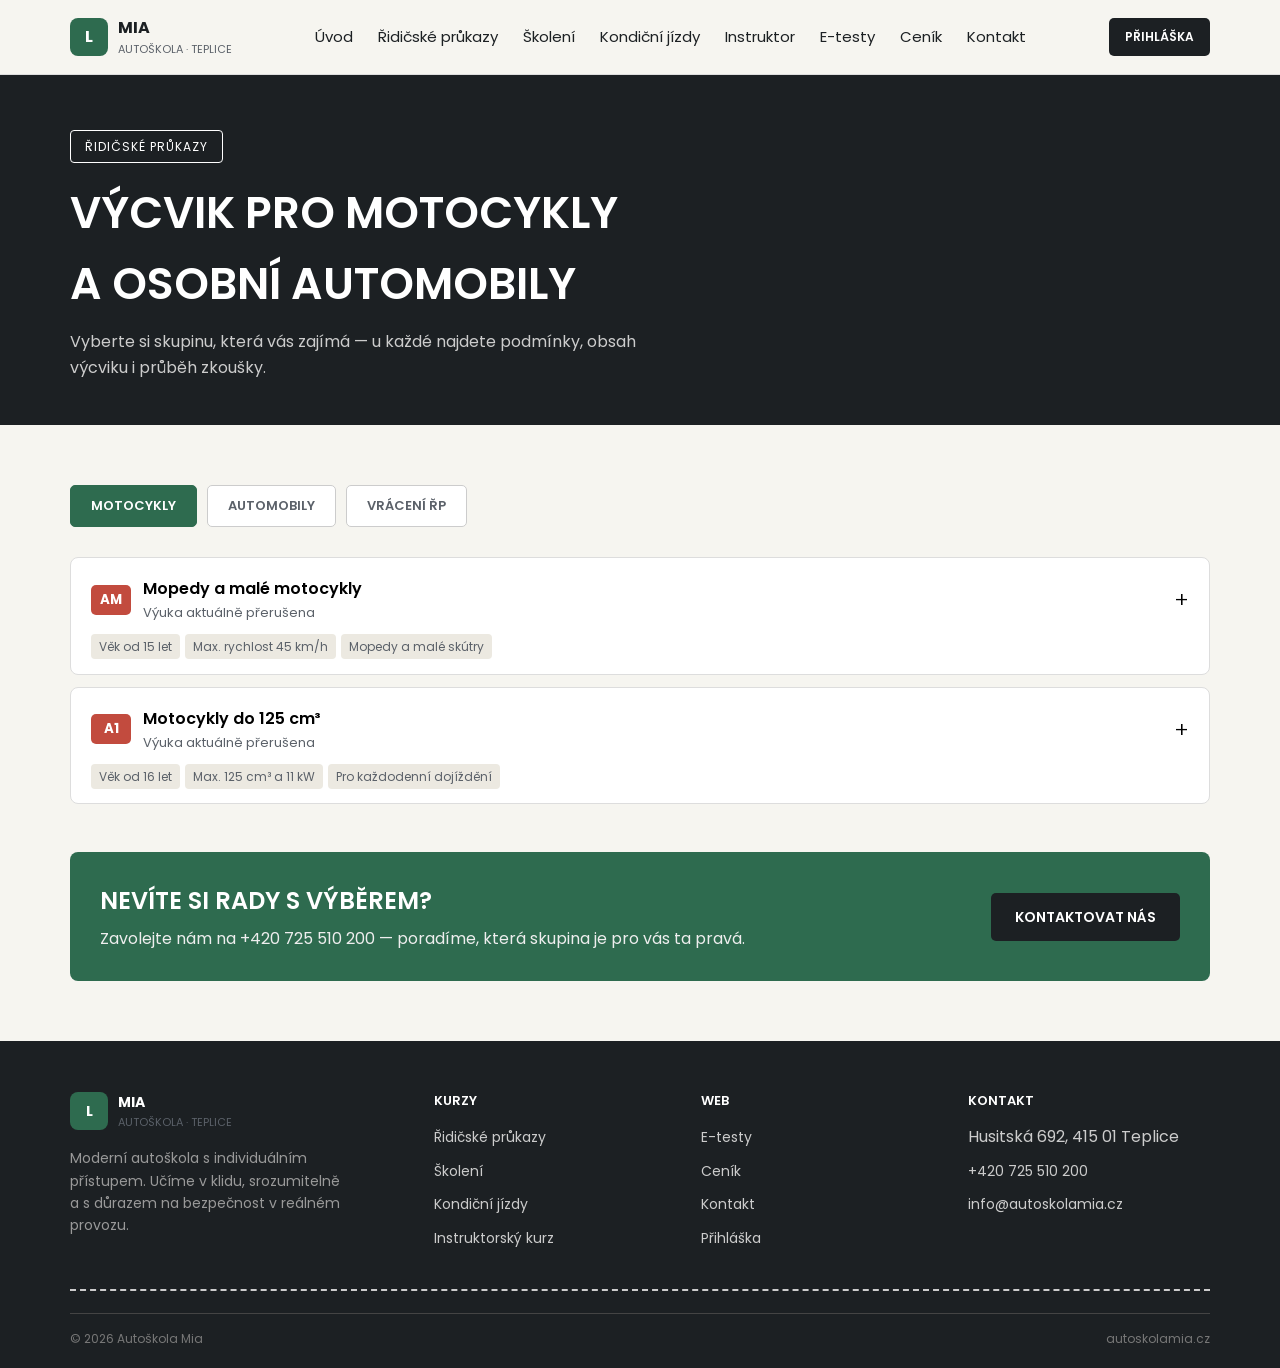
<file: html/ridicak.html>
<!DOCTYPE html>
<html lang="cs">
<head>
<meta charset="UTF-8">
<meta name="viewport" content="width=device-width, initial-scale=1.0">
<title>Řidičské průkazy — Autoškola Mia</title>
<link rel="stylesheet" href="../css/style.css">
</head>
<body>

<header class="site-header">
  <div class="container">
    <a href="index.html" class="brand">
      <span class="brand__mark">L</span>
      <span class="brand__text">MIA<span>Autoškola · Teplice</span></span>
    </a>
    <nav class="nav">
      <a href="index.html">Úvod</a>
      <a href="ridicak.html">Řidičské průkazy</a>
      <a href="skoleni.html">Školení</a>
      <a href="kondicni-jizdy.html">Kondiční jízdy</a>
      <a href="instruktor.html">Instruktor</a>
      <a href="etesty.html">E-testy</a>
      <a href="cenik.html">Ceník</a>
      <a href="kontakt.html">Kontakt</a>
    </nav>
    <div class="header-actions">
      <a href="prihlaska.html" class="btn btn--dark btn--sm">Přihláška</a>
      <button class="nav-toggle"><span></span><span></span><span></span></button>
    </div>
  </div>
</header>

<section class="page-hero">
  <div class="page-hero__road"></div>
  <div class="container">
    <span class="eyebrow eyebrow--dark">Řidičské průkazy</span>
    <h1>Výcvik pro motocykly<br>a osobní automobily</h1>
    <p>Vyberte si skupinu, která vás zajímá — u každé najdete podmínky, obsah výcviku i průběh zkoušky.</p>
  </div>
</section>

<section class="section">
  <div class="container">
    <div class="tabs">
      <button class="tab-btn is-active" data-tab="moto">Motocykly</button>
      <button class="tab-btn" data-tab="auto">Automobily</button>
      <button class="tab-btn" data-tab="vraceni">Vrácení ŘP</button>
    </div>

    <!-- MOTOCYKLY -->
    <div class="tab-panel is-active" data-tab-panel="moto">

      <div class="acc-group">
        <button class="acc-group__head">
          <div class="acc-group__title">
            <span class="acc-group__code is-stopped">AM</span>
            <div class="acc-group__meta"><h3>Mopedy a malé motocykly</h3><span>Výuka aktuálně přerušena</span></div>
          </div>
          <span class="acc-group__plus"></span>
        </button>
        <div class="acc-group__facts">
          <span>Věk od 15 let</span><span>Max. rychlost 45 km/h</span><span>Mopedy a malé skútry</span>
        </div>
        <div class="acc-group__body">
          <div class="acc-group__body-inner">
            <p>Skupina AM je vhodná pro mladé začínající řidiče, kteří chtějí získat první zkušenosti v silničním provozu na menším motocyklu nebo skútru. Důraz klademe na bezpečnost, základní návyky a správné chování v provozu.</p>
            <ul>
              <li><strong>Podmínky získání:</strong> minimální věk 15 let, zdravotní způsobilost, souhlas zákonného zástupce u nezletilých.</li>
              <li><strong>Teorie:</strong> pravidla silničního provozu, povinná výbava, viditelnost, jízda za zhoršených podmínek.</li>
              <li><strong>Praxe:</strong> jízdy na cvičišti (rozjezdy, brzdění, slalom, vyhýbací manévry) a následně v lehčím provozu.</li>
              <li><strong>Zkouška:</strong> písemný test z pravidel provozu a praktická jízda pod dohledem zkušebního komisaře.</li>
              <li><strong>Výhoda:</strong> ideální start pro mladé, kteří později uvažují o skupině A1 nebo B.</li>
            </ul>
          </div>
        </div>
      </div>

      <div class="acc-group">
        <button class="acc-group__head">
          <div class="acc-group__title">
            <span class="acc-group__code is-stopped">A1</span>
            <div class="acc-group__meta"><h3>Motocykly do 125 cm³</h3><span>Výuka aktuálně přerušena</span></div>
          </div>
          <span class="acc-group__plus"></span>
        </button>
        <div class="acc-group__facts">
          <span>Věk od 16 let</span><span>Max. 125 cm³ a 11 kW</span><span>Pro každodenní dojíždění</span>
        </div>
        <div class="acc-group__body">
          <div class="acc-group__body-inner">
            <p>Skupina A1 je určena pro jezdce, kteří chtějí samostatně jezdit na lehčích motocyklech. Často ji volí mladí řidiči pro každodenní dojíždění do školy nebo zaměstnání.</p>
            <ul>
              <li><strong>Podmínky získání:</strong> minimální věk 16 let, lékařské potvrzení, u nezletilých souhlas zákonného zástupce.</li>
              <li><strong>Teoretická výuka:</strong> pravidla provozu, bezpečná jízda na motocyklu, ochranné vybavení, dopravní situace.</li>
              <li><strong>Praktický výcvik:</strong> ovládání motocyklu na cvičišti i v provozu, práce se spojkou, brzdami a rovnováhou.</li>
              <li><strong>Bezpečnost:</strong> technika průjezdu zatáček, volba rychlosti, vnímání ostatních účastníků provozu.</li>
              <li><strong>Zkouška:</strong> test z pravidel, jízdy na cvičišti a jízdy v silničním provozu.</li>
            </ul>
          </div>
        </div>
      </div>
    </div>

    <!-- AUTOMOBILY -->
    <div class="tab-panel" data-tab-panel="auto">

      <div class="acc-group">
        <button class="acc-group__head">
          <div class="acc-group__title">
            <span class="acc-group__code">B</span>
            <div class="acc-group__meta"><h3>Osobní automobil</h3><span>Nejžádanější řidičské oprávnění</span></div>
          </div>
          <span class="acc-group__plus"></span>
        </button>
        <div class="acc-group__facts">
          <span>Vozidla do 3 500 kg</span><span>Max. 8 osob + řidič</span><span>Manuál i automat</span>
        </div>
        <div class="acc-group__body">
          <div class="acc-group__body-inner">
            <p>Skupina B je nejčastěji žádaným řidičským oprávněním. Připravíme vás na běžné situace v provozu tak, abyste po získání řidičského průkazu byli schopni řídit samostatně a s dostatečnou jistotou.</p>
            <ul>
              <li><strong>Teoretická část:</strong> přednášky a konzultace o dopravních značkách, přednosti v jízdě, chování v krizových situacích a základní údržbě vozidla.</li>
              <li><strong>Praktická část:</strong> jízdy v městském provozu, na okresních komunikacích i po rychlostních silnicích; parkování, couvání, rozjezdy do kopce.</li>
              <li><strong>Délka výcviku:</strong> standardně několik týdnů podle domluveného rozvrhu; možnost intenzivnějšího kurzu.</li>
              <li><strong>Instruktoři:</strong> klidný a trpělivý přístup, vhodný i pro žáky s obavami nebo minimální zkušeností.</li>
              <li><strong>Zkoušky:</strong> písemný test na úřadě a praktická jízda v provozu se zkušebním komisařem.</li>
            </ul>
          </div>
        </div>
      </div>

      <div class="acc-group">
        <button class="acc-group__head">
          <div class="acc-group__title">
            <span class="acc-group__code">B96</span>
            <div class="acc-group__meta"><h3>Souprava do 4 250 kg</h3><span>Rozšíření skupiny B</span></div>
          </div>
          <span class="acc-group__plus"></span>
        </button>
        <div class="acc-group__facts">
          <span>Rozšíření skupiny B</span><span>Souprava do 4 250 kg</span><span>Vhodné pro tažení přívěsu</span>
        </div>
        <div class="acc-group__body">
          <div class="acc-group__body-inner">
            <p>Skupina B96 je určena pro řidiče, kteří již mají skupinu B a potřebují legálně táhnout přívěs s vyšší hmotností, například obytný přívěs nebo přívěs pro přepravu materiálu.</p>
            <ul>
              <li><strong>Kdo ji využije:</strong> majitelé obytných přívěsů, vozíky pro dovolené, hobby přívěsy, drobní podnikatelé.</li>
              <li><strong>Rozsah oprávnění:</strong> souprava osobního automobilu a přívěsu s celkovou hmotností do 4 250 kg.</li>
              <li><strong>Výcvik:</strong> jízda s přívěsem, zatáčení, odhad dráhy, couvání a parkování se soupravou.</li>
              <li><strong>Výhoda:</strong> zpravidla se neprovádí klasická závěrečná zkouška, postup stanovuje příslušný úřad.</li>
            </ul>
          </div>
        </div>
      </div>

      <div class="acc-group">
        <button class="acc-group__head">
          <div class="acc-group__title">
            <span class="acc-group__code">B+E</span>
            <div class="acc-group__meta"><h3>Auto s těžším přívěsem</h3><span>Pro pracovní i osobní využití</span></div>
          </div>
          <span class="acc-group__plus"></span>
        </button>
        <div class="acc-group__facts">
          <span>Soupravy nad 4 250 kg</span><span>Těžší a větší přívěsy</span><span>Vhodné pro pracovní využití</span>
        </div>
        <div class="acc-group__body">
          <div class="acc-group__body-inner">
            <p>Řidičské oprávnění skupiny B+E je určeno pro ty, kteří potřebují řídit soupravy s těžšími přívěsy — například pro přepravu materiálu, vozidel či pracovních strojů.</p>
            <ul>
              <li><strong>Využití:</strong> stavebnictví, zemědělství, řemeslné práce, přeprava automobilů či lodí.</li>
              <li><strong>Výcvik:</strong> jízdy s plně naloženou soupravou, manévrování v omezených prostorách, couvání a parkování.</li>
              <li><strong>Důraz:</strong> správné rozmístění a zabezpečení nákladu, brzdné vlastnosti soupravy.</li>
              <li><strong>Zkoušky:</strong> teoretická část (je-li požadována) a praktická zkouška se soupravou před komisařem.</li>
            </ul>
          </div>
        </div>
      </div>
    </div>

    <!-- VRÁCENÍ ŘP -->
    <div class="tab-panel" data-tab-panel="vraceni">
      <div class="acc-group">
        <button class="acc-group__head">
          <div class="acc-group__title">
            <span class="acc-group__code">ŘP</span>
            <div class="acc-group__meta"><h3>Příprava na přezkoušení</h3><span>Vrácení odebraného řidičského průkazu</span></div>
          </div>
          <span class="acc-group__plus"></span>
        </button>
        <div class="acc-group__facts">
          <span>Opakování teorie a pravidel</span><span>Možnost praktických jízd</span><span>Individuální přístup</span>
        </div>
        <div class="acc-group__body">
          <div class="acc-group__body-inner">
            <p>Pokud vám byl řidičský průkaz odebrán a úřad stanovil podmínku přezkoušení, připravíme vás na celý proces tak, abyste u zkoušky uspěli a mohli se bezpečně vrátit zpět do provozu.</p>
            <ul>
              <li><strong>Úvodní konzultace:</strong> projdeme s vámi rozhodnutí úřadu a vysvětlíme, co je potřeba splnit.</li>
              <li><strong>Teoretická příprava:</strong> intenzivní opakování dopravních předpisů, značek a modelových situací, ve kterých řidiči často chybují.</li>
              <li><strong>Praktická příprava:</strong> podle potřeby nabízíme kondiční jízdy pro obnovení správných návyků a jistoty za volantem.</li>
              <li><strong>Podpora před zkouškou:</strong> vysvětlíme průběh přezkoušení na úřadě i u praktické jízdy.</li>
              <li><strong>Cíl:</strong> nejen splnění formálních podmínek, ale především bezpečný a ohleduplný návrat do provozu.</li>
            </ul>
          </div>
        </div>
      </div>
    </div>

    <div class="cta-band" style="margin-top:3rem;">
      <div>
        <h2>Nevíte si rady s výběrem?</h2>
        <p>Zavolejte nám na +420 725 510 200 — poradíme, která skupina je pro vás ta pravá.</p>
      </div>
      <a href="kontakt.html" class="btn btn--dark">Kontaktovat nás</a>
    </div>
  </div>
</section>

<footer class="site-footer">
  <div class="container">
    <div class="footer-grid">
      <div class="footer-brand">
        <a href="index.html" class="brand" style="margin-bottom:1rem; display:inline-flex;">
          <span class="brand__mark">L</span>
          <span class="brand__text" style="color:#fff;">MIA<span>Autoškola · Teplice</span></span>
        </a>
        <p>Moderní autoškola s individuálním přístupem. Učíme v klidu, srozumitelně a s důrazem na bezpečnost v reálném provozu.</p>
      </div>
      <div>
        <h4>Kurzy</h4>
        <ul>
          <li><a href="ridicak.html">Řidičské průkazy</a></li>
          <li><a href="skoleni.html">Školení</a></li>
          <li><a href="kondicni-jizdy.html">Kondiční jízdy</a></li>
          <li><a href="instruktor.html">Instruktorský kurz</a></li>
        </ul>
      </div>
      <div>
        <h4>Web</h4>
        <ul>
          <li><a href="etesty.html">E-testy</a></li>
          <li><a href="cenik.html">Ceník</a></li>
          <li><a href="kontakt.html">Kontakt</a></li>
          <li><a href="prihlaska.html">Přihláška</a></li>
        </ul>
      </div>
      <div>
        <h4>Kontakt</h4>
        <ul>
          <li>Husitská 692, 415 01 Teplice</li>
          <li><a href="tel:+420725510200">+420 725 510 200</a></li>
          <li><a href="mailto:info@autoskolamia.cz">info@autoskolamia.cz</a></li>
        </ul>
      </div>
    </div>
    <div class="lane-divider" style="margin-bottom:1.4rem;"></div>
    <div class="footer-bottom"><span>© 2026 Autoškola Mia</span><span>autoskolamia.cz</span></div>
  </div>
</footer>

<script src="../js/script.js"></script>
</body>
</html>
</file>
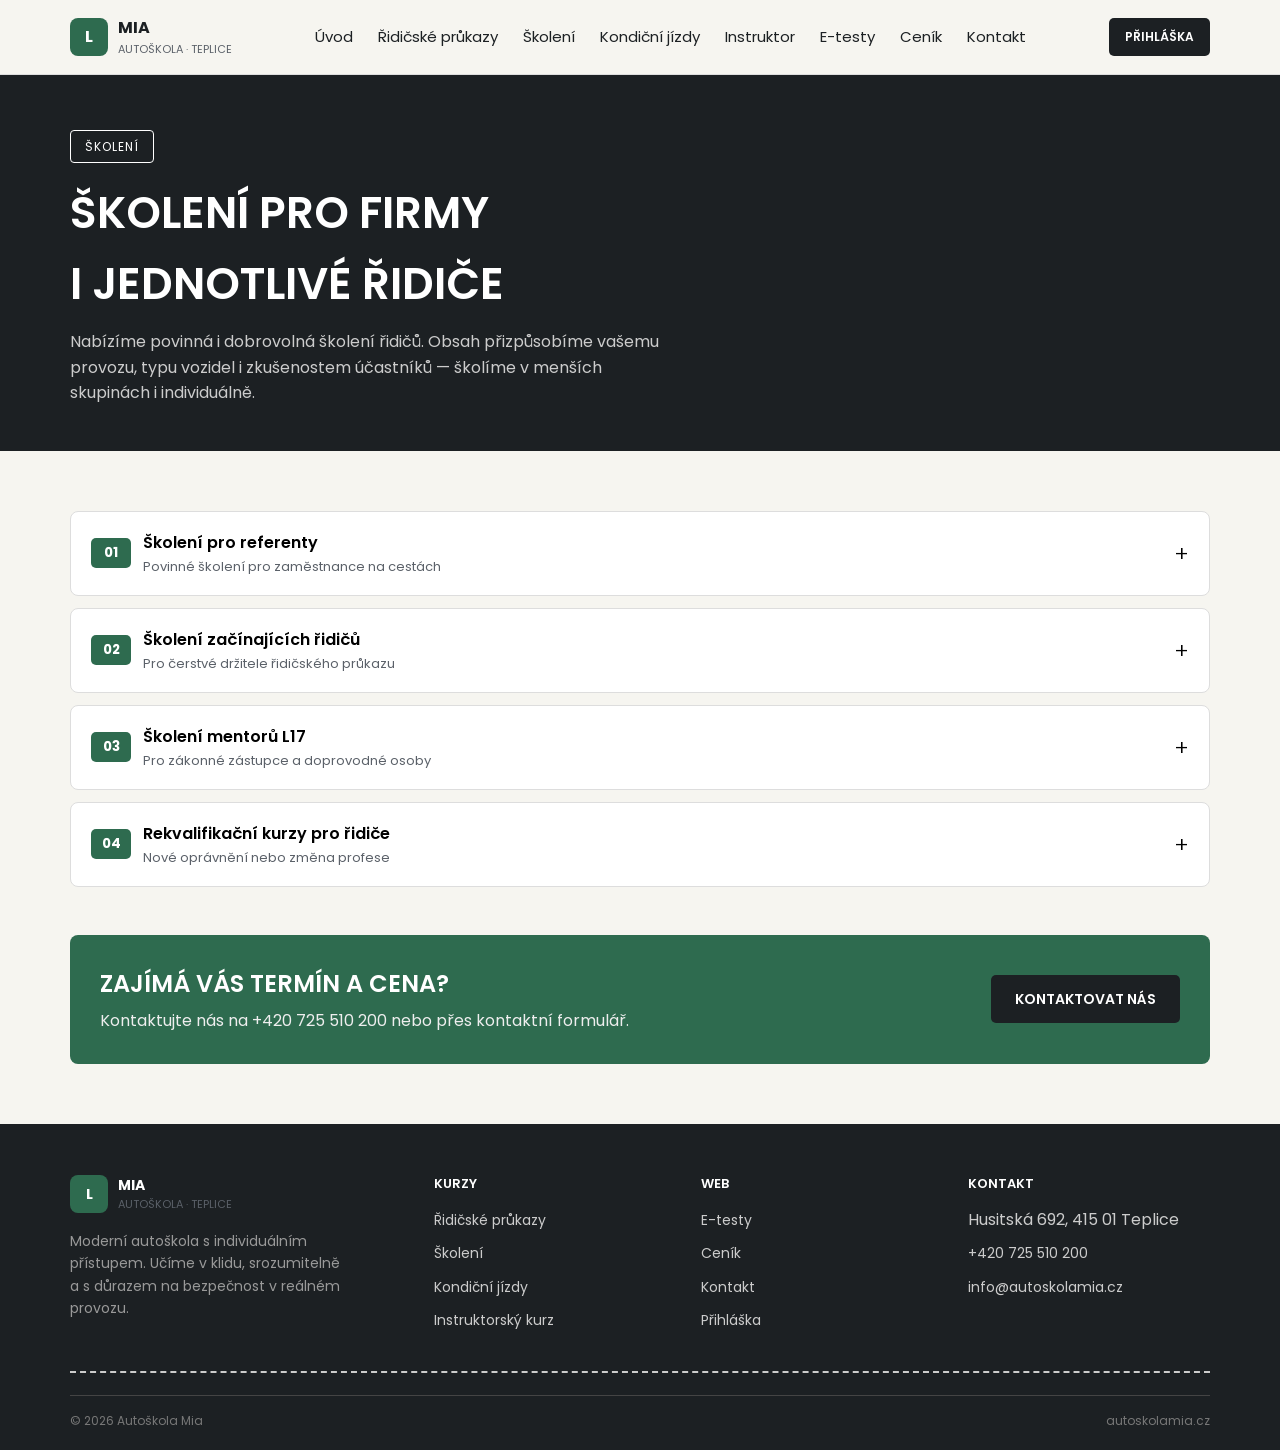
<file: html/skoleni.html>
<!DOCTYPE html>
<html lang="cs">
<head>
<meta charset="UTF-8">
<meta name="viewport" content="width=device-width, initial-scale=1.0">
<title>Školení — Autoškola Mia</title>
<link rel="stylesheet" href="../css/style.css">
</head>
<body>

<header class="site-header">
  <div class="container">
    <a href="index.html" class="brand"><span class="brand__mark">L</span><span class="brand__text">MIA<span>Autoškola · Teplice</span></span></a>
    <nav class="nav">
      <a href="index.html">Úvod</a>
      <a href="ridicak.html">Řidičské průkazy</a>
      <a href="skoleni.html">Školení</a>
      <a href="kondicni-jizdy.html">Kondiční jízdy</a>
      <a href="instruktor.html">Instruktor</a>
      <a href="etesty.html">E-testy</a>
      <a href="cenik.html">Ceník</a>
      <a href="kontakt.html">Kontakt</a>
    </nav>
    <div class="header-actions">
      <a href="prihlaska.html" class="btn btn--dark btn--sm">Přihláška</a>
      <button class="nav-toggle"><span></span><span></span><span></span></button>
    </div>
  </div>
</header>

<section class="page-hero">
  <div class="page-hero__road"></div>
  <div class="container">
    <span class="eyebrow eyebrow--dark">Školení</span>
    <h1>Školení pro firmy<br>i jednotlivé řidiče</h1>
    <p>Nabízíme povinná i dobrovolná školení řidičů. Obsah přizpůsobíme vašemu provozu, typu vozidel i zkušenostem účastníků — školíme v menších skupinách i individuálně.</p>
  </div>
</section>

<section class="section">
  <div class="container">

    <div class="acc-group">
      <button class="acc-group__head">
        <div class="acc-group__title">
          <span class="acc-group__code">01</span>
          <div class="acc-group__meta"><h3>Školení pro referenty</h3><span>Povinné školení pro zaměstnance na cestách</span></div>
        </div>
        <span class="acc-group__plus"></span>
      </button>
      <div class="acc-group__body">
        <div class="acc-group__body-inner">
          <p>Povinné školení pro zaměstnance, kteří používají vozidlo při výkonu práce. Vhodné pro firmy, úřady i organizace s pooly služebních vozidel. Odpovídá požadavkům zákoníku práce a souvisejících předpisů.</p>
          <ul>
            <li>Aktualizace znalostí dopravních předpisů a změn v legislativě.</li>
            <li>Nejčastější chyby řidičů při pracovních cestách.</li>
            <li>Používání mobilních telefonů a dalších zařízení za jízdy.</li>
            <li>Dopravní nehody — odpovědnost, řešení na místě, dokumentace.</li>
            <li>Možnost rozboru konkrétních situací z provozu vaší firmy.</li>
          </ul>
          <p style="margin-bottom:0; font-size:.88rem;">Školení lze uskutečnit v naší učebně v Teplicích nebo přímo u vás ve firmě.</p>
        </div>
      </div>
    </div>

    <div class="acc-group">
      <button class="acc-group__head">
        <div class="acc-group__title">
          <span class="acc-group__code">02</span>
          <div class="acc-group__meta"><h3>Školení začínajících řidičů</h3><span>Pro čerstvé držitele řidičského průkazu</span></div>
        </div>
        <span class="acc-group__plus"></span>
      </button>
      <div class="acc-group__body">
        <div class="acc-group__body-inner">
          <p>Určeno pro nové držitele řidičského průkazu, kteří chtějí získat větší jistotu a dobré návyky hned na začátku. Cílem je posílit jejich jistotu a předejít špatným návykům.</p>
          <ul>
            <li>Nejčastější chyby nových řidičů v městském provozu.</li>
            <li>Bezpečné zařazování do jízdních pruhů a jízda po kruhových objezdech.</li>
            <li>Parkování, couvání a manévrování v omezeném prostoru.</li>
            <li>Správná práce s rychlostí — kdy zpomalit, kdy přidat.</li>
            <li>Možnost navázat kondičními jízdami v reálném provozu.</li>
          </ul>
        </div>
      </div>
    </div>

    <div class="acc-group">
      <button class="acc-group__head">
        <div class="acc-group__title">
          <span class="acc-group__code">03</span>
          <div class="acc-group__meta"><h3>Školení mentorů L17</h3><span>Pro zákonné zástupce a doprovodné osoby</span></div>
        </div>
        <span class="acc-group__plus"></span>
      </button>
      <div class="acc-group__body">
        <div class="acc-group__body-inner">
          <p>Příprava zákonných zástupců a doprovodných osob pro výuku mladých řidičů v systému L17. Mentor hraje klíčovou roli při vedení mladého řidiče — školení pomůže tuto roli zvládnout zodpovědně a bezpečně.</p>
          <ul>
            <li>Seznámení s pravidly a principy systému L17.</li>
            <li>Role mentora — co by měl a neměl dělat při jízdě.</li>
            <li>Jak bezpečně vést mladého řidiče bez zbytečného stresu.</li>
            <li>Řešení krizových situací a typických chyb začínajících řidičů.</li>
            <li>Doporučení, jak plánovat trasy a postupně zvyšovat náročnost jízd.</li>
          </ul>
        </div>
      </div>
    </div>

    <div class="acc-group">
      <button class="acc-group__head">
        <div class="acc-group__title">
          <span class="acc-group__code">04</span>
          <div class="acc-group__meta"><h3>Rekvalifikační kurzy pro řidiče</h3><span>Nové oprávnění nebo změna profese</span></div>
        </div>
        <span class="acc-group__plus"></span>
      </button>
      <div class="acc-group__body">
        <div class="acc-group__body-inner">
          <p>Kurzy pro zájemce, kteří chtějí získat nové řidičské oprávnění nebo změnit profesi a pracovat jako řidič. Vhodné jak pro uchazeče o zaměstnání, tak pro firmy rozšiřující kvalifikaci zaměstnanců.</p>
          <ul>
            <li>Pomoc s výběrem vhodné skupiny řidičského oprávnění.</li>
            <li>Základní teoretická příprava a praktický výcvik podle zvolené skupiny.</li>
            <li>Možnost spolupráce s úřady práce a dalšími institucemi.</li>
            <li>Poradenství ohledně podmínek pro výkon profese řidiče.</li>
            <li>Příprava na závěrečné zkoušky a administrativu kolem získání ŘP.</li>
          </ul>
        </div>
      </div>
    </div>

    <div class="cta-band" style="margin-top:3rem;">
      <div>
        <h2>Zajímá vás termín a cena?</h2>
        <p>Kontaktujte nás na +420 725 510 200 nebo přes kontaktní formulář.</p>
      </div>
      <a href="kontakt.html" class="btn btn--dark">Kontaktovat nás</a>
    </div>
  </div>
</section>

<footer class="site-footer">
  <div class="container">
    <div class="footer-grid">
      <div class="footer-brand">
        <a href="index.html" class="brand" style="margin-bottom:1rem; display:inline-flex;"><span class="brand__mark">L</span><span class="brand__text" style="color:#fff;">MIA<span>Autoškola · Teplice</span></span></a>
        <p>Moderní autoškola s individuálním přístupem. Učíme v klidu, srozumitelně a s důrazem na bezpečnost v reálném provozu.</p>
      </div>
      <div><h4>Kurzy</h4><ul>
        <li><a href="ridicak.html">Řidičské průkazy</a></li>
        <li><a href="skoleni.html">Školení</a></li>
        <li><a href="kondicni-jizdy.html">Kondiční jízdy</a></li>
        <li><a href="instruktor.html">Instruktorský kurz</a></li>
      </ul></div>
      <div><h4>Web</h4><ul>
        <li><a href="etesty.html">E-testy</a></li>
        <li><a href="cenik.html">Ceník</a></li>
        <li><a href="kontakt.html">Kontakt</a></li>
        <li><a href="prihlaska.html">Přihláška</a></li>
      </ul></div>
      <div><h4>Kontakt</h4><ul>
        <li>Husitská 692, 415 01 Teplice</li>
        <li><a href="tel:+420725510200">+420 725 510 200</a></li>
        <li><a href="mailto:info@autoskolamia.cz">info@autoskolamia.cz</a></li>
      </ul></div>
    </div>
    <div class="lane-divider" style="margin-bottom:1.4rem;"></div>
    <div class="footer-bottom"><span>© 2026 Autoškola Mia</span><span>autoskolamia.cz</span></div>
  </div>
</footer>

<script src="../js/script.js"></script>
</body>
</html>
</file>
<file: css/style.css>
@import url('https://fonts.googleapis.com/css2?family=Poppins:wght@400;500;600;700&display=swap');

* {
  box-sizing: border-box;
}

body {
  margin: 0;
  font-family: 'Poppins', sans-serif;
  color: #1c2023;
  background: #f6f5f0;
  line-height: 1.6;
}

h1, h2, h3, h4 {
  font-family: 'Poppins', sans-serif;
  font-weight: 600;
  margin: 0 0 10px 0;
}
h1 { font-size: 44px; text-transform: uppercase; }
h2 { font-size: 32px; text-transform: uppercase; }
h3 { font-size: 20px; }

p {
  margin: 0 0 15px 0;
  color: #5b6169;
}

a {
  color: inherit;
}

img {
  max-width: 100%;
}

.container {
  max-width: 1180px;
  margin: 0 auto;
  padding: 0 20px;
}

/* ---- eyebrow / znacka nad nadpisem ---- */
.eyebrow {
  display: inline-block;
  background: #2e6b4f;
  color: white;
  padding: 6px 14px;
  border-radius: 4px;
  font-family: 'Poppins', sans-serif;
  font-size: 12px;
  text-transform: uppercase;
  letter-spacing: 1px;
  margin-bottom: 15px;
}
.eyebrow--dark {
  background: transparent;
  border: 1px solid white;
}

.tag {
  display: inline-block;
  font-family: 'Poppins', sans-serif;
  font-size: 11px;
  padding: 3px 8px;
  border-radius: 4px;
  background: #e8a93b;
  color: #1c2023;
}
.tag--muted {
  background: #ece9e1;
  color: #5b6169;
}
.tag--stop {
  background: #c24b3e;
  color: white;
}

/* ---- tlacitka ---- */
.btn {
  display: inline-block;
  font-family: 'Poppins', sans-serif;
  font-weight: 600;
  text-transform: uppercase;
  font-size: 14px;
  padding: 13px 24px;
  border-radius: 5px;
  text-decoration: none;
  cursor: pointer;
  border: none;
}
.btn--amber {
  background: #e8a93b;
  color: #1c2023;
}
.btn--outline {
  background: transparent;
  border: 1px solid white;
  color: white;
}
.btn--dark {
  background: #1c2023;
  color: white;
}
.btn--sm {
  padding: 9px 16px;
  font-size: 12px;
}

/* ---- hlavicka ---- */
.site-header {
  background: #f6f5f0;
  border-bottom: 1px solid #ddd;
  position: sticky;
  top: 0;
  z-index: 50;
}
.site-header .container {
  display: flex;
  align-items: center;
  justify-content: space-between;
  height: 74px;
}
.brand {
  display: flex;
  align-items: center;
  gap: 10px;
  text-decoration: none;
  color: #1c2023;
}
.brand__mark {
  width: 38px;
  height: 38px;
  border-radius: 8px;
  background: #2e6b4f;
  color: white;
  display: flex;
  align-items: center;
  justify-content: center;
  font-family: 'Poppins', sans-serif;
  font-weight: 700;
}
.brand__text {
  font-family: 'Poppins', sans-serif;
  font-weight: 700;
}
.brand__text span {
  display: block;
  font-family: 'Poppins', sans-serif;
  font-weight: 400;
  font-size: 11px;
  color: #5b6169;
  text-transform: uppercase;
}

.nav {
  display: flex;
  align-items: center;
  gap: 25px;
}
.nav a {
  text-decoration: none;
  color: #1c2023;
  font-size: 15px;
}
.nav a:hover {
  color: #2e6b4f;
}

.header-actions {
  display: flex;
  align-items: center;
  gap: 15px;
}
.nav-toggle {
  display: none;
  background: none;
  border: none;
  cursor: pointer;
}
.nav-toggle span {
  display: block;
  width: 24px;
  height: 2px;
  background: #1c2023;
  margin: 5px 0;
}

@media (max-width: 900px) {
  .nav {
    display: none;
    position: fixed;
    top: 74px;
    left: 0;
    right: 0;
    bottom: 0;
    background: #f6f5f0;
    flex-direction: column;
    align-items: flex-start;
    padding: 30px;
    gap: 20px;
  }
  .nav.is-open {
    display: flex;
  }
  .nav-toggle {
    display: block;
  }
}

/* ---- hero na uvodni strance ---- */
.hero {
  background: #1c2023;
  color: white;
  padding: 80px 0 60px 0;
  position: relative;
  overflow: hidden;
}
.hero__foto {
  position: absolute;
  top: 0;
  left: 0;
  width: 100%;
  height: 100%;
  object-fit: cover;
  z-index: 0;
}
@media (max-width: 900px) {
  .hero__foto { display: none; }
}
.hero::before {
  content: "";
  position: absolute;
  top: 0;
  left: 0;
  width: 100%;
  height: 100%;
  background: linear-gradient(180deg, rgba(28,32,35,0.75) 0%, rgba(28,32,35,0.55) 45%, rgba(28,32,35,0.9) 100%);
  z-index: 1;
}
.hero .container {
  position: relative;
  z-index: 2;
}
.hero__road {
  display: none; /* graficky prvek uz nepouzivame */
}
.hero__inner {
  max-width: 700px;
}
.hero p.lede {
  color: #ccc;
  font-size: 17px;
  max-width: 550px;
}
.hero__cta {
  display: flex;
  gap: 15px;
  flex-wrap: wrap;
  margin-top: 25px;
}

.hero__band {
  margin-top: 45px;
  background: #33393e;
  border-radius: 8px;
  padding: 20px 25px;
  display: flex;
  flex-wrap: wrap;
  gap: 20px 40px;
  align-items: center;
  justify-content: space-between;
}
.hero__band .price {
  font-family: 'Poppins', sans-serif;
  font-size: 18px;
  font-weight: 600;
}
.hero__band .price small {
  display: block;
  font-family: 'Poppins', sans-serif;
  font-weight: 400;
  font-size: 11px;
  color: #999;
  text-transform: uppercase;
}
.hero__meta {
  display: flex;
  gap: 30px;
  flex-wrap: wrap;
  font-size: 14px;
}
.hero__meta strong {
  display: block;
  font-family: 'Poppins', sans-serif;
  font-size: 11px;
  text-transform: uppercase;
  color: #999;
  margin-bottom: 3px;
}

/* ---- hero na podstrankach ---- */
.page-hero {
  background: #1c2023;
  color: white;
  padding: 55px 0 45px 0;
}
.page-hero p {
  color: #ccc;
  max-width: 600px;
  margin-bottom: 0;
}
.page-hero__road {
  display: none;
}

.lane-divider {
  border-top: 2px dashed #ccc;
  margin: 0;
}

/* ---- sekce ---- */
.section {
  padding: 60px 0;
}
.section--tight {
  padding: 40px 0;
}
.section--alt {
  background: #ece9e1;
}
.section--dark {
  background: #1c2023;
  color: white;
}
.section--dark h2, .section--dark h3 {
  color: white;
}
.section--dark p {
  color: #ccc;
}
.section-head {
  display: flex;
  justify-content: space-between;
  align-items: flex-end;
  gap: 20px;
  flex-wrap: wrap;
  margin-bottom: 35px;
}
.section-head p {
  max-width: 420px;
  margin: 0;
}

/* ---- karty ---- */
.grid {
  display: grid;
  gap: 20px;
}
.grid--2 { grid-template-columns: 1fr 1fr; }
.grid--3 { grid-template-columns: 1fr 1fr 1fr; }
.grid--4 { grid-template-columns: 1fr 1fr 1fr 1fr; }
@media (max-width: 900px) {
  .grid--3, .grid--4 { grid-template-columns: 1fr 1fr; }
}
@media (max-width: 600px) {
  .grid--2, .grid--3, .grid--4 { grid-template-columns: 1fr; }
}

.card {
  background: white;
  border: 1px solid #ddd;
  border-left: 4px solid #2e6b4f;
  border-radius: 8px;
  padding: 25px;
}
.card__icon {
  width: 44px;
  height: 44px;
  border-radius: 8px;
  background: #e7f0ea;
  display: flex;
  align-items: center;
  justify-content: center;
  margin-bottom: 15px;
}
.card__icon svg {
  width: 22px;
  height: 22px;
  stroke: #1f4e39;
}
.card__link {
  font-weight: 600;
  font-size: 14px;
  text-decoration: none;
  color: #1f4e39;
}

/* ---- kroky (jak to probiha) ---- */
.steps {
  display: grid;
  grid-template-columns: 1fr 1fr 1fr 1fr;
  gap: 15px;
}
@media (max-width: 900px) {
  .steps { grid-template-columns: 1fr 1fr; }
}
@media (max-width: 560px) {
  .steps { grid-template-columns: 1fr; }
}
.step {
  background: white;
  border: 1px solid #ddd;
  border-radius: 8px;
  padding: 20px;
}
.step span.krok {
  display: inline-block;
  font-family: 'Poppins', sans-serif;
  font-size: 12px;
  background: #1c2023;
  color: white;
  padding: 3px 8px;
  border-radius: 4px;
  margin-bottom: 12px;
}
.step h3 {
  font-size: 17px;
}
.step p {
  font-size: 14px;
  margin: 0;
}

/* ---- pilire ---- */
.pillars {
  display: grid;
  grid-template-columns: 1fr 1fr 1fr;
  gap: 20px;
}
@media (max-width: 800px) {
  .pillars { grid-template-columns: 1fr; }
}
.pillar {
  padding: 20px;
  border: 1px solid #444;
  border-radius: 8px;
  background: #282e32;
}
.pillar__num {
  font-family: 'Poppins', sans-serif;
  color: #e8a93b;
  font-size: 13px;
  display: block;
  margin-bottom: 8px;
}

/* ---- akordeon (rozbalovaci polozky) ---- */
.acc-group {
  margin-bottom: 12px;
  border: 1px solid #ddd;
  border-radius: 8px;
  background: white;
}
.acc-group__head {
  width: 100%;
  text-align: left;
  background: none;
  border: none;
  cursor: pointer;
  display: flex;
  align-items: center;
  justify-content: space-between;
  gap: 15px;
  padding: 18px 20px;
  font-family: inherit;
}
.acc-group__title {
  display: flex;
  align-items: center;
  gap: 12px;
}
.acc-group__code {
  font-family: 'Poppins', sans-serif;
  font-weight: 700;
  background: #2e6b4f;
  color: white;
  min-width: 40px;
  text-align: center;
  padding: 5px 4px;
  border-radius: 5px;
}
.acc-group__code.is-stopped {
  background: #c24b3e;
}
.acc-group__meta h3 {
  margin: 0 0 2px 0;
  font-size: 16px;
}
.acc-group__meta span {
  font-size: 13px;
  color: #5b6169;
}
.acc-group__plus {
  font-size: 22px;
  font-weight: 300;
}
.acc-group__facts {
  padding: 0 20px 15px 20px;
  margin-top: -8px;
}
.acc-group__facts span {
  font-size: 12px;
  background: #ece9e1;
  color: #5b6169;
  padding: 4px 8px;
  border-radius: 4px;
  margin-right: 5px;
}
.acc-group__body {
  display: none;
  padding: 0 20px 20px 20px;
  border-top: 1px dashed #ccc;
}
.acc-group.is-open .acc-group__body {
  display: block;
}
.acc-group__body p {
  margin: 15px 0 10px 0;
  font-size: 14px;
}
.acc-group__body ul {
  margin: 0 0 10px 0;
  padding-left: 20px;
  font-size: 14px;
  color: #5b6169;
}
.acc-group__body li {
  margin-bottom: 7px;
}

/* ---- taby ---- */
.tabs {
  display: flex;
  gap: 10px;
  margin-bottom: 30px;
  flex-wrap: wrap;
}
.tab-btn {
  font-family: 'Poppins', sans-serif;
  font-weight: 600;
  text-transform: uppercase;
  font-size: 13px;
  padding: 10px 20px;
  border-radius: 5px;
  border: 1px solid #ccc;
  background: white;
  cursor: pointer;
  color: #5b6169;
}
.tab-btn.is-active {
  background: #2e6b4f;
  border-color: #2e6b4f;
  color: white;
}
.tab-panel {
  display: none;
}
.tab-panel.is-active {
  display: block;
}

/* ---- tabulky s cenami ---- */
.price-table {
  width: 100%;
  border-collapse: collapse;
  background: white;
  margin-bottom: 5px;
}
.price-table th, .price-table td {
  text-align: left;
  padding: 12px 15px;
  font-size: 14px;
  border-bottom: 1px solid #eee;
}
.price-table thead th {
  background: #1c2023;
  color: white;
  font-family: 'Poppins', sans-serif;
  text-transform: uppercase;
  font-size: 12px;
}
.price-table tbody tr:nth-child(odd) {
  background: #ece9e1;
}
.price-table td:last-child {
  font-family: 'Poppins', sans-serif;
  font-weight: 600;
}
.price-table-wrap {
  overflow-x: auto;
  margin-bottom: 40px;
}
.price-note {
  font-size: 13px;
  color: #999;
  margin-top: -25px;
  margin-bottom: 40px;
}

/* ---- kontakt ---- */
.contact-grid {
  display: grid;
  grid-template-columns: 1fr 1.2fr;
  gap: 30px;
}
@media (max-width: 900px) {
  .contact-grid { grid-template-columns: 1fr; }
}
.contact-card {
  display: flex;
  gap: 12px;
  padding: 15px 0;
  border-bottom: 1px solid #eee;
}
.contact-card__icon {
  width: 38px;
  height: 38px;
  border-radius: 8px;
  background: #e7f0ea;
  display: flex;
  align-items: center;
  justify-content: center;
}
.contact-card__icon svg {
  width: 18px;
  height: 18px;
}
.contact-card h4 {
  margin: 0 0 3px 0;
  font-size: 13px;
  text-transform: uppercase;
  color: #5b6169;
}
.contact-card p {
  margin: 0;
}

.form {
  background: white;
  border: 1px solid #ddd;
  border-radius: 8px;
  padding: 25px;
}
.form-row {
  margin-bottom: 15px;
}
.form-row label {
  display: block;
  font-size: 13px;
  font-weight: 600;
  margin-bottom: 5px;
  color: #5b6169;
}
.form-row input, .form-row textarea, .form-row select {
  width: 100%;
  padding: 10px 12px;
  border: 1px solid #ccc;
  border-radius: 5px;
  font-family: 'Poppins', sans-serif;
  font-size: 14px;
  background: #f6f5f0;
}
.form-note {
  font-size: 12px;
  color: #999;
  margin-top: 8px;
  margin-bottom: 0;
}
.map-embed {
  border: 1px solid #ddd;
  border-radius: 8px;
  overflow: hidden;
  margin-top: 35px;
}
.map-embed iframe {
  width: 100%;
  height: 340px;
  border: 0;
  display: block;
}

/* ---- kviz na e-testy strance ---- */
.quiz-card {
  background: white;
  border: 1px solid #ddd;
  border-radius: 8px;
  padding: 25px;
  max-width: 640px;
}
.quiz-card__num {
  font-family: 'Poppins', sans-serif;
  font-size: 12px;
  color: #999;
  margin-bottom: 10px;
  display: block;
}
.quiz-opt {
  display: block;
  width: 100%;
  text-align: left;
  padding: 12px 14px;
  margin-bottom: 8px;
  border: 1px solid #ccc;
  border-radius: 6px;
  background: #f6f5f0;
  cursor: pointer;
  font-family: 'Poppins', sans-serif;
  font-size: 14px;
}
.quiz-opt.is-correct {
  border-color: #2e6b4f;
  background: #e7f0ea;
  font-weight: 600;
}
.quiz-opt.is-wrong {
  border-color: #c24b3e;
  background: #fbeae7;
}
.quiz-feedback {
  font-size: 14px;
  font-weight: 600;
}

/* ---- cta box ---- */
.cta-band {
  background: #2e6b4f;
  color: white;
  border-radius: 8px;
  padding: 30px;
  display: flex;
  align-items: center;
  justify-content: space-between;
  gap: 20px;
  flex-wrap: wrap;
}
.cta-band h2 {
  color: white;
  margin-bottom: 5px;
  font-size: 24px;
}
.cta-band p {
  color: #eee;
  margin: 0;
}

/* ---- paticka ---- */
.site-footer {
  background: #1c2023;
  color: #ccc;
  padding: 50px 0 20px 0;
}
.footer-grid {
  display: grid;
  grid-template-columns: 1.4fr 1fr 1fr 1fr;
  gap: 25px;
  margin-bottom: 30px;
}
@media (max-width: 800px) {
  .footer-grid { grid-template-columns: 1fr 1fr; }
}
@media (max-width: 520px) {
  .footer-grid { grid-template-columns: 1fr; }
}
.footer-grid h4 {
  color: white;
  font-family: 'Poppins', sans-serif;
  font-size: 13px;
  text-transform: uppercase;
  margin-bottom: 12px;
}
.footer-grid ul {
  list-style: none;
  margin: 0;
  padding: 0;
}
.footer-grid li {
  margin-bottom: 8px;
}
.footer-grid a {
  text-decoration: none;
  color: #ccc;
  font-size: 14px;
}
.footer-grid a:hover {
  color: #e8a93b;
}
.footer-brand p {
  color: #999;
  font-size: 14px;
  max-width: 280px;
}
.footer-bottom {
  border-top: 1px solid #444;
  padding-top: 15px;
  display: flex;
  justify-content: space-between;
  flex-wrap: wrap;
  gap: 8px;
  font-size: 12px;
  color: #777;
}
</file>
